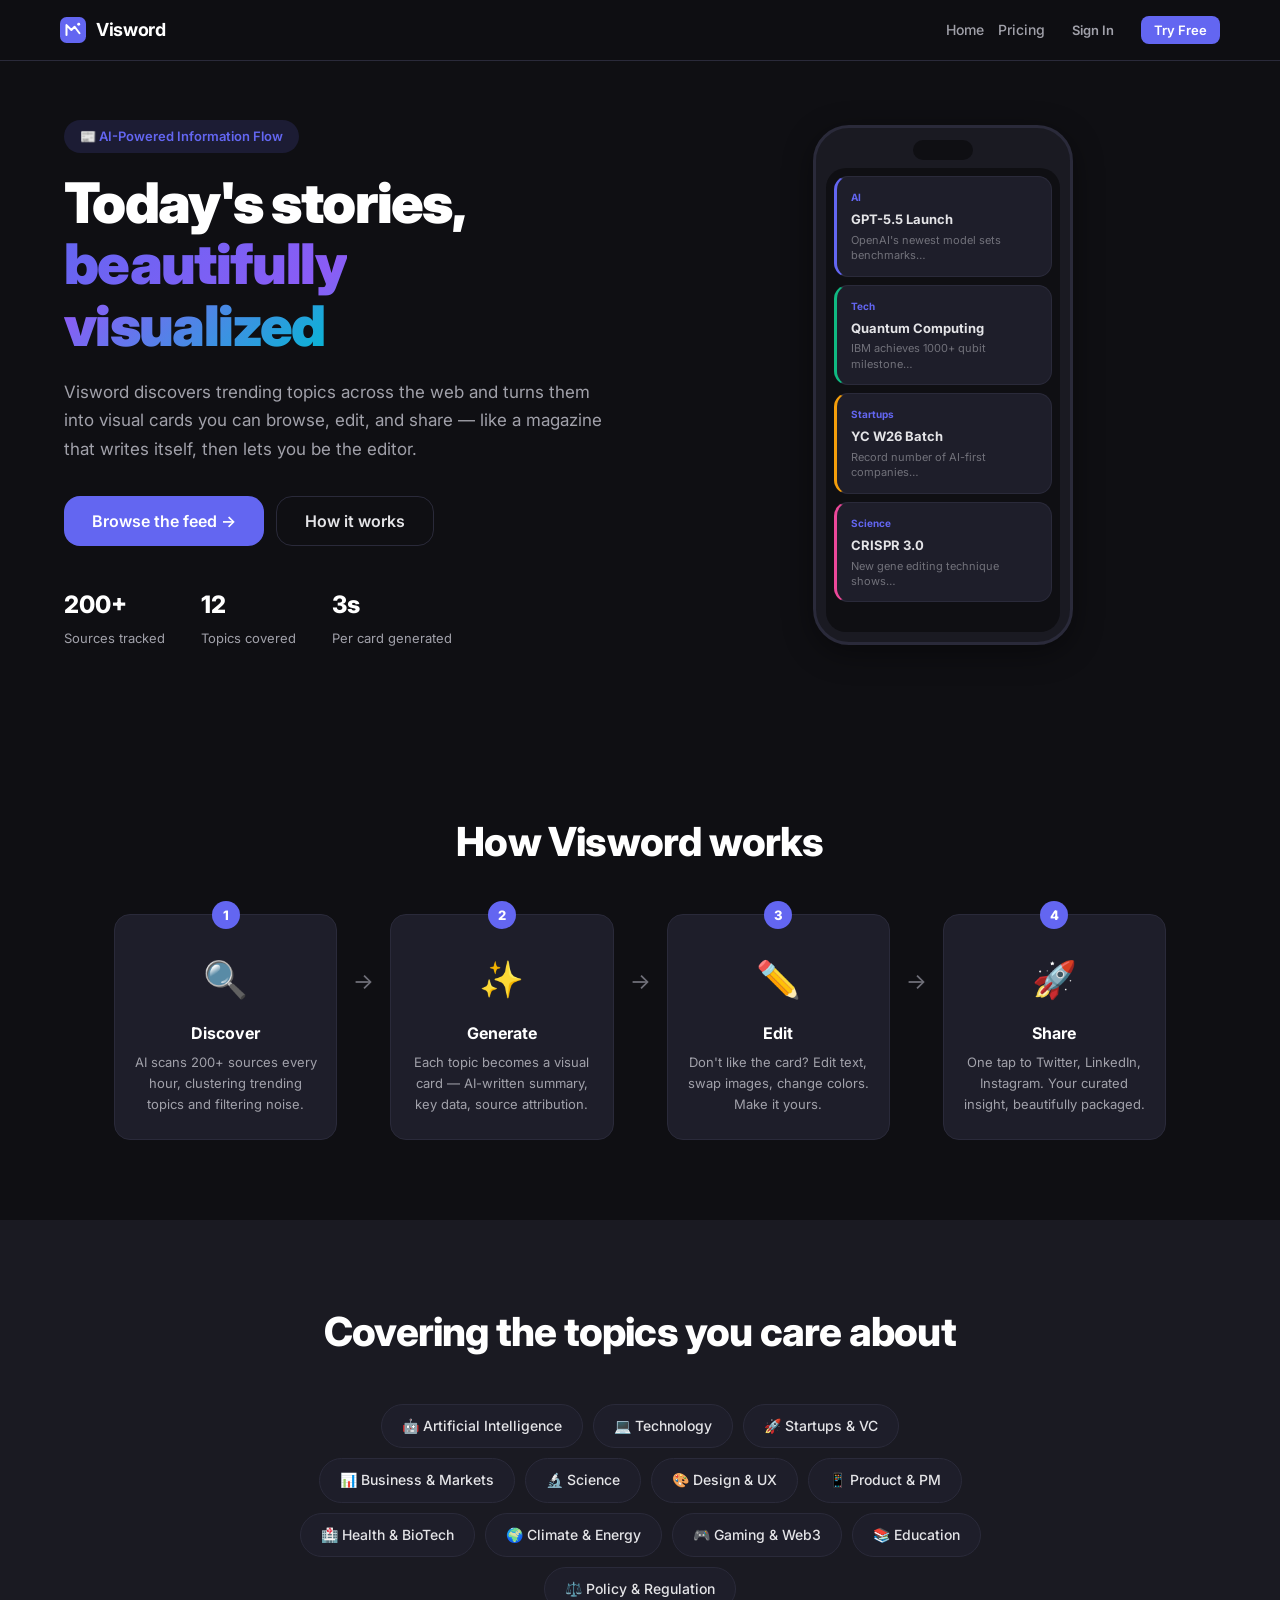
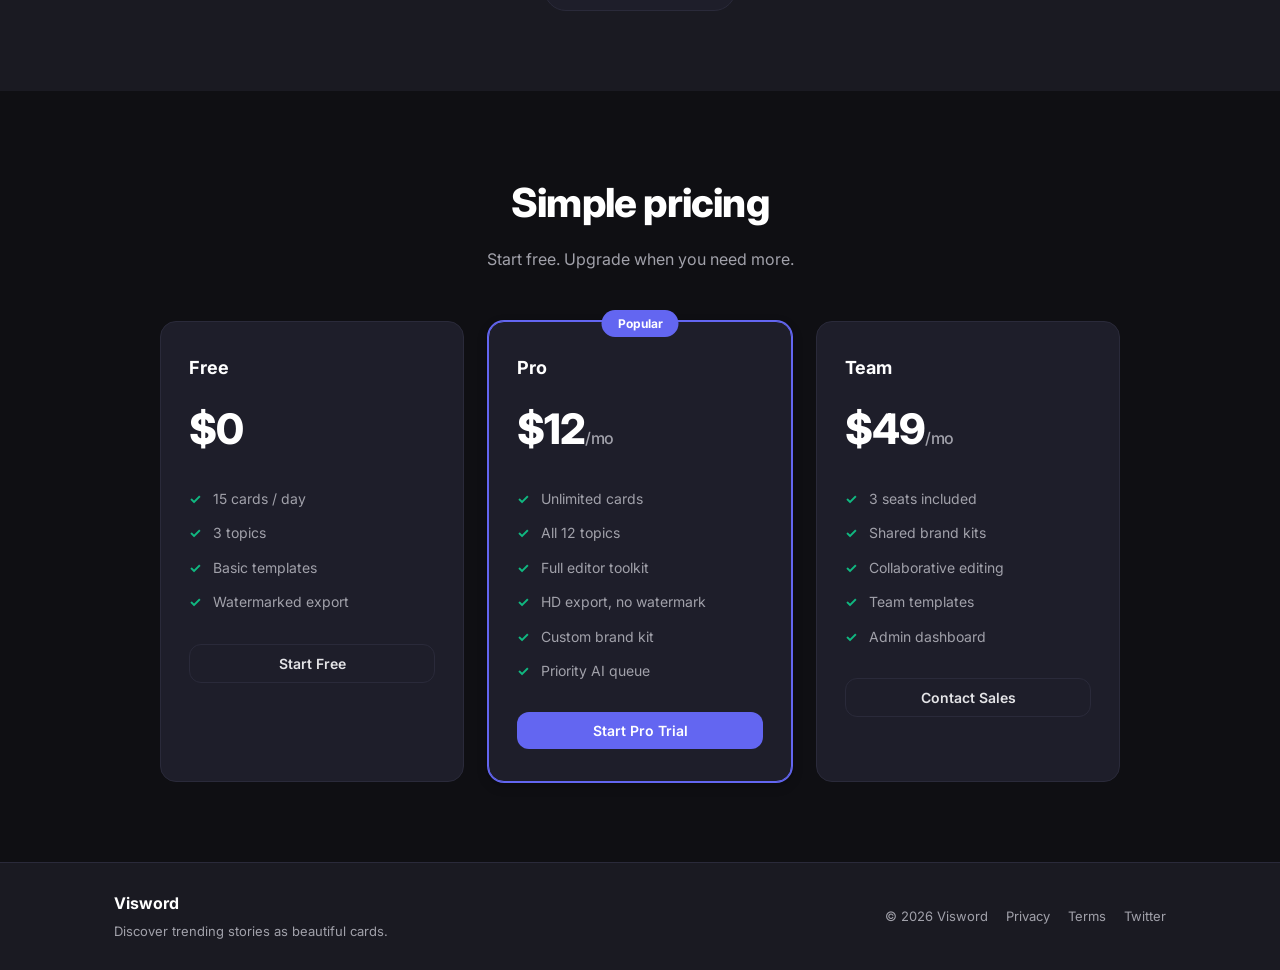
<file: deep-research-based-on-rules/visword-prototype-v2/index.html>
<!DOCTYPE html>
<html lang="en">
<head>
<meta charset="UTF-8">
<meta name="viewport" content="width=device-width,initial-scale=1,maximum-scale=1,user-scalable=no">
<title>Visword — Discover trending stories as beautiful cards</title>
<link rel="preconnect" href="https://fonts.googleapis.com">
<link rel="preconnect" href="https://fonts.gstatic.com" crossorigin>
<link href="https://fonts.googleapis.com/css2?family=Inter:wght@400;500;600;700;800;900&family=Noto+Sans+SC:wght@400;500;600;700&display=swap" rel="stylesheet">
<link rel="stylesheet" href="style.css">
</head>
<body>

<!-- ====== NAV ====== -->
<nav class="nav" id="nav">
  <div class="nav-inner">
    <a class="logo" onclick="showView('home')">
      <svg width="26" height="26" viewBox="0 0 32 32" fill="none"><rect width="32" height="32" rx="8" fill="#6366f1"/><path d="M8 22V10l6 6 4-4 6 8" stroke="white" stroke-width="2.5" stroke-linecap="round" stroke-linejoin="round"/><circle cx="23" cy="9" r="1.8" fill="white"/></svg>
      Visword
    </a>
    <div class="nav-links">
      <a onclick="showView('home')">Home</a>
      <a onclick="showView('pricing')">Pricing</a>
      <button class="btn btn-sm btn-ghost" onclick="toggleAuth()" id="navAuthBtn">Sign In</button>
      <button class="btn btn-sm btn-primary" onclick="showView('home')">Try Free</button>
    </div>
  </div>
</nav>

<!-- ====== VIEW: HOME ====== -->
<section class="view active" id="view-home">
  <div class="home-hero">
    <div class="hero-text">
      <div class="hero-badge">📰 AI-Powered Information Flow</div>
      <h1>Today's stories,<br><span class="grad">beautifully visualized</span></h1>
      <p>Visword discovers trending topics across the web and turns them into visual cards you can browse, edit, and share — like a magazine that writes itself, then lets you be the editor.</p>
      <div class="hero-actions">
        <button class="btn btn-primary btn-lg" onclick="showView('feed')">Browse the feed →</button>
        <button class="btn btn-outline btn-lg" onclick="scrollToSection('how')">How it works</button>
      </div>
      <div class="hero-stats">
        <div class="stat"><strong>200+</strong><span>Sources tracked</span></div>
        <div class="stat"><strong>12</strong><span>Topics covered</span></div>
        <div class="stat"><strong>3s</strong><span>Per card generated</span></div>
      </div>
    </div>
    <div class="hero-preview">
      <div class="phone-frame">
        <div class="phone-notch"></div>
        <div class="phone-screen">
          <div class="phone-feed">
            <div class="mini-card c1"><span class="mini-tag">AI</span><strong>GPT-5.5 Launch</strong><p>OpenAI's newest model sets benchmarks…</p></div>
            <div class="mini-card c2"><span class="mini-tag">Tech</span><strong>Quantum Computing</strong><p>IBM achieves 1000+ qubit milestone…</p></div>
            <div class="mini-card c3"><span class="mini-tag">Startups</span><strong>YC W26 Batch</strong><p>Record number of AI-first companies…</p></div>
            <div class="mini-card c4"><span class="mini-tag">Science</span><strong>CRISPR 3.0</strong><p>New gene editing technique shows…</p></div>
          </div>
        </div>
      </div>
    </div>
  </div>

  <!-- How it works -->
  <section class="section" id="how">
    <h2 class="section-title">How Visword works</h2>
    <div class="steps-h">
      <div class="step-h"><div class="step-h-num">1</div><div class="step-h-icon">🔍</div><h3>Discover</h3><p>AI scans 200+ sources every hour, clustering trending topics and filtering noise.</p></div>
      <div class="step-h-arrow">→</div>
      <div class="step-h"><div class="step-h-num">2</div><div class="step-h-icon">✨</div><h3>Generate</h3><p>Each topic becomes a visual card — AI-written summary, key data, source attribution.</p></div>
      <div class="step-h-arrow">→</div>
      <div class="step-h"><div class="step-h-num">3</div><div class="step-h-icon">✏️</div><h3>Edit</h3><p>Don't like the card? Edit text, swap images, change colors. Make it yours.</p></div>
      <div class="step-h-arrow">→</div>
      <div class="step-h"><div class="step-h-num">4</div><div class="step-h-icon">🚀</div><h3>Share</h3><p>One tap to Twitter, LinkedIn, Instagram. Your curated insight, beautifully packaged.</p></div>
    </div>
  </section>

  <!-- Topic categories -->
  <section class="section section-alt">
    <h2 class="section-title">Covering the topics you care about</h2>
    <div class="topic-grid">
      <div class="topic-chip" onclick="showView('feed')">🤖 Artificial Intelligence</div>
      <div class="topic-chip" onclick="showView('feed')">💻 Technology</div>
      <div class="topic-chip" onclick="showView('feed')">🚀 Startups & VC</div>
      <div class="topic-chip" onclick="showView('feed')">📊 Business & Markets</div>
      <div class="topic-chip" onclick="showView('feed')">🔬 Science</div>
      <div class="topic-chip" onclick="showView('feed')">🎨 Design & UX</div>
      <div class="topic-chip" onclick="showView('feed')">📱 Product & PM</div>
      <div class="topic-chip" onclick="showView('feed')">🏥 Health & BioTech</div>
      <div class="topic-chip" onclick="showView('feed')">🌍 Climate & Energy</div>
      <div class="topic-chip" onclick="showView('feed')">🎮 Gaming & Web3</div>
      <div class="topic-chip" onclick="showView('feed')">📚 Education</div>
      <div class="topic-chip" onclick="showView('feed')">⚖️ Policy & Regulation</div>
    </div>
  </section>

  <!-- Pricing -->
  <section class="section" id="pricing-section">
    <h2 class="section-title">Simple pricing</h2>
    <p class="section-sub">Start free. Upgrade when you need more.</p>
    <div class="pricing-grid">
      <div class="pricing-card"><h4>Free</h4><div class="price">$0</div><ul><li>15 cards / day</li><li>3 topics</li><li>Basic templates</li><li>Watermarked export</li></ul><button class="btn btn-outline btn-block" onclick="showView('feed')">Start Free</button></div>
      <div class="pricing-card featured"><div class="popular-badge">Popular</div><h4>Pro</h4><div class="price">$12<span>/mo</span></div><ul><li>Unlimited cards</li><li>All 12 topics</li><li>Full editor toolkit</li><li>HD export, no watermark</li><li>Custom brand kit</li><li>Priority AI queue</li></ul><button class="btn btn-primary btn-block">Start Pro Trial</button></div>
      <div class="pricing-card"><h4>Team</h4><div class="price">$49<span>/mo</span></div><ul><li>3 seats included</li><li>Shared brand kits</li><li>Collaborative editing</li><li>Team templates</li><li>Admin dashboard</li></ul><button class="btn btn-outline btn-block">Contact Sales</button></div>
    </div>
  </section>

  <footer class="footer"><div class="footer-inner"><div class="footer-brand"><strong>Visword</strong><p>Discover trending stories as beautiful cards.</p></div><div class="footer-links"><span>© 2026 Visword</span><a>Privacy</a><a>Terms</a><a>Twitter</a></div></div></footer>
</section>

<!-- ====== VIEW: FEED (Browsing) ====== -->
<section class="view" id="view-feed">
  <div class="feed-header">
    <button class="btn btn-ghost btn-sm" onclick="showView('home')">← Back</button>
    <div class="feed-topic-selector">
      <span class="feed-topic active" onclick="switchFeedTopic(this,'all')">All</span>
      <span class="feed-topic" onclick="switchFeedTopic(this,'ai')">🤖 AI</span>
      <span class="feed-topic" onclick="switchFeedTopic(this,'tech')">💻 Tech</span>
      <span class="feed-topic" onclick="switchFeedTopic(this,'startup')">🚀 Startups</span>
      <span class="feed-topic" onclick="switchFeedTopic(this,'science')">🔬 Science</span>
      <span class="feed-topic" onclick="switchFeedTopic(this,'business')">📊 Business</span>
    </div>
    <span class="feed-time">Updated 3 min ago</span>
  </div>
  <div class="feed-grid" id="feedGrid">
    <!-- Cards injected by JS -->
  </div>
  <div class="feed-bottom">You've caught up! 🎉 New stories every hour.</div>
</section>

<!-- ====== VIEW: CARD DETAIL + EDITOR ====== -->
<section class="view" id="view-detail">
  <div class="detail-header">
    <button class="btn btn-ghost btn-sm" onclick="showView('feed')">← Back to feed</button>
    <div class="detail-actions">
      <button class="btn btn-outline btn-sm" onclick="showShareModal()"><svg width="15" height="15" viewBox="0 0 24 24" fill="none" stroke="currentColor" stroke-width="2"><circle cx="18" cy="5" r="3"/><circle cx="6" cy="12" r="3"/><circle cx="18" cy="19" r="3"/><line x1="8.59" y1="13.51" x2="15.42" y2="17.49"/><line x1="15.41" y1="6.51" x2="8.59" y2="10.49"/></svg> Share</button>
      <button class="btn btn-primary btn-sm" onclick="toggleEditMode()" id="editToggleBtn">✏️ Edit Card</button>
      <button class="btn btn-outline btn-sm" onclick="exportCard()">📥 Export</button>
    </div>
  </div>

  <div class="detail-layout" id="detailLayout">
    <!-- Preview side -->
    <div class="detail-preview">
      <div class="card-render" id="cardRender">
        <div class="cr-tag" id="crTag">🤖 ARTIFICIAL INTELLIGENCE</div>
        <h1 class="cr-title" id="crTitle">GPT-5.5 Launches: OpenAI Sets New Benchmarks Across Reasoning, Coding, and Multimodal Tasks</h1>
        <p class="cr-summary" id="crSummary">OpenAI released GPT-5.5 today, achieving state-of-the-art results on MMLU-Pro (92.1%), HumanEval (97.3%), and GPQA Diamond (89.5%). The model introduces native multimodal reasoning, a 2M token context window, and a new "think deeply" mode for complex STEM problems.</p>
        <div class="cr-points" id="crPoints">
          <div class="crp"><span>🏆</span><strong>Benchmark Dominance</strong><span>GPT-5.5 tops MMLU-Pro, MATH, HumanEval, and GPQA Diamond, outperforming Claude Opus 4.6 and Gemini 3.1 Pro across all major benchmarks.</span></div>
          <div class="crp"><span>🧠</span><strong>2M Context Window</strong><span>With native support for 2 million tokens, GPT-5.5 can process entire codebases, full-length books, and multi-hour video transcripts in a single prompt.</span></div>
          <div class="crp"><span>💡</span><strong>Deep Think Mode</strong><span>A new inference-time reasoning mode allows the model to "think" for up to 30 minutes on a single problem, achieving 89% on the notoriously difficult FrontierMath benchmark.</span></div>
          <div class="crp"><span>💰</span><strong>API Pricing</strong><span>$15/M input tokens, $60/M output tokens. 40% cheaper than GPT-5.0 at launch. Available via API, ChatGPT Pro, and Azure.</span></div>
        </div>
        <div class="cr-source">Sources: OpenAI Blog, The Verge, Ars Technica · AI-generated · Made with <strong>Visword</strong></div>
      </div>
    </div>

    <!-- Editor side -->
    <div class="detail-editor hidden" id="detailEditor">
      <div class="editor-panel">
        <div class="editor-section">
          <label>Card Title</label>
          <input type="text" id="editTitle" value="GPT-5.5 Launches: OpenAI Sets New Benchmarks" oninput="syncEditToPreview()">
        </div>
        <div class="editor-section">
          <label>Summary</label>
          <textarea id="editSummary" rows="3" oninput="syncEditToPreview()">OpenAI released GPT-5.5 today, achieving state-of-the-art results on MMLU-Pro (92.1%), HumanEval (97.3%), and GPQA Diamond (89.5%).</textarea>
        </div>
        <div class="editor-section">
          <label>Key Points <span class="editor-hint">(click to edit, drag to reorder)</span></label>
          <div id="editPoints">
            <div class="edit-point"><span class="ep-icon">🏆</span><input value="Benchmark Dominance" class="ep-title"><input value="GPT-5.5 tops all major benchmarks" class="ep-desc"><button class="ep-remove" onclick="this.parentElement.remove();syncEditToPreview()">×</button></div>
            <div class="edit-point"><span class="ep-icon">🧠</span><input value="2M Context Window" class="ep-title"><input value="Process entire codebases in one prompt" class="ep-desc"><button class="ep-remove" onclick="this.parentElement.remove();syncEditToPreview()">×</button></div>
            <div class="edit-point"><span class="ep-icon">💡</span><input value="Deep Think Mode" class="ep-title"><input value="30-min reasoning for complex problems" class="ep-desc"><button class="ep-remove" onclick="this.parentElement.remove();syncEditToPreview()">×</button></div>
            <div class="edit-point"><span class="ep-icon">💰</span><input value="API Pricing" class="ep-title"><input value="$15/M input, $60/M output" class="ep-desc"><button class="ep-remove" onclick="this.parentElement.remove();syncEditToPreview()">×</button></div>
          </div>
          <button class="btn btn-outline btn-sm" onclick="addEditPoint()" style="margin-top:8px">+ Add point</button>
        </div>
        <div class="editor-section">
          <label>Topic Tag</label>
          <select id="editTag" onchange="syncEditToPreview()"><option>🤖 ARTIFICIAL INTELLIGENCE</option><option>💻 TECHNOLOGY</option><option>🚀 STARTUPS & VC</option><option>📊 BUSINESS & MARKETS</option><option>🔬 SCIENCE</option></select>
        </div>
        <div class="editor-section">
          <label>Color Theme</label>
          <div class="theme-options">
            <span class="theme-dot active" style="background:linear-gradient(135deg,#6366f1,#8b5cf6)" onclick="switchCardTheme('indigo',this)"></span>
            <span class="theme-dot" style="background:linear-gradient(135deg,#059669,#10b981)" onclick="switchCardTheme('green',this)"></span>
            <span class="theme-dot" style="background:linear-gradient(135deg,#d97706,#f59e0b)" onclick="switchCardTheme('amber',this)"></span>
            <span class="theme-dot" style="background:linear-gradient(135deg,#18181b,#3f3f46)" onclick="switchCardTheme('dark',this)"></span>
            <span class="theme-dot" style="background:linear-gradient(135deg,#be185d,#ec4899)" onclick="switchCardTheme('rose',this)"></span>
          </div>
        </div>
        <div class="editor-section">
          <label>Card Size</label>
          <div class="size-options">
            <button class="btn btn-outline btn-sm active" onclick="switchCardSize('feed',this)">Feed (3:4)</button>
            <button class="btn btn-outline btn-sm" onclick="switchCardSize('instagram',this)">Instagram (1:1)</button>
            <button class="btn btn-outline btn-sm" onclick="switchCardSize('story',this)">Story (9:16)</button>
            <button class="btn btn-outline btn-sm" onclick="switchCardSize('linkedin',this)">LinkedIn (1.91:1)</button>
          </div>
        </div>
        <div class="editor-section">
          <button class="btn btn-ghost btn-sm" onclick="resetEdits()">↺ Reset to AI original</button>
        </div>
      </div>
    </div>
  </div>
</section>

<!-- ====== VIEW: PRICING ====== -->
<section class="view" id="view-pricing">
  <div class="section" style="padding-top:120px">
    <h2 class="section-title">Simple pricing</h2>
    <p class="section-sub">Start free. Upgrade when you need more.</p>
    <div class="pricing-grid">
      <div class="pricing-card"><h4>Free</h4><div class="price">$0</div><ul><li>15 cards / day</li><li>3 topics</li><li>Basic templates</li><li>Watermarked export</li></ul><button class="btn btn-outline btn-block">Start Free</button></div>
      <div class="pricing-card featured"><div class="popular-badge">Popular</div><h4>Pro</h4><div class="price">$12<span>/mo</span></div><ul><li>Unlimited cards</li><li>All 12 topics</li><li>Full editor toolkit</li><li>HD export, no watermark</li><li>Custom brand kit</li></ul><button class="btn btn-primary btn-block">Start Pro Trial</button></div>
      <div class="pricing-card"><h4>Team</h4><div class="price">$49<span>/mo</span></div><ul><li>3 seats included</li><li>Shared brand kits</li><li>Collaborative editing</li><li>Team templates</li></ul><button class="btn btn-outline btn-block">Contact Sales</button></div>
    </div>
  </div>
</section>

<!-- ====== SHARE MODAL ====== -->
<div class="modal-overlay hidden" id="shareModal">
  <div class="modal">
    <div class="modal-header"><h3>Share this card</h3><button class="modal-close" onclick="hideShareModal()">✕</button></div>
    <div class="modal-body">
      <div class="share-link-row"><input type="text" value="visword.com/c/gpt55-launch" readonly class="share-link-input"><button class="btn btn-primary btn-sm" onclick="showToast('Link copied!')">Copy</button></div>
      <div class="share-buttons">
        <button class="share-btn twitter" onclick="showToast('Shared to Twitter (demo)')">𝕏 Twitter</button>
        <button class="share-btn linkedin" onclick="showToast('Shared to LinkedIn (demo)')">💼 LinkedIn</button>
        <button class="share-btn insta" onclick="showToast('Exported for Instagram (demo)')">📷 Instagram</button>
      </div>
    </div>
  </div>
</div>

<!-- Toast -->
<div class="toast hidden" id="toast"></div>

<script src="app.js"></script>
</body>
</html>
</file>
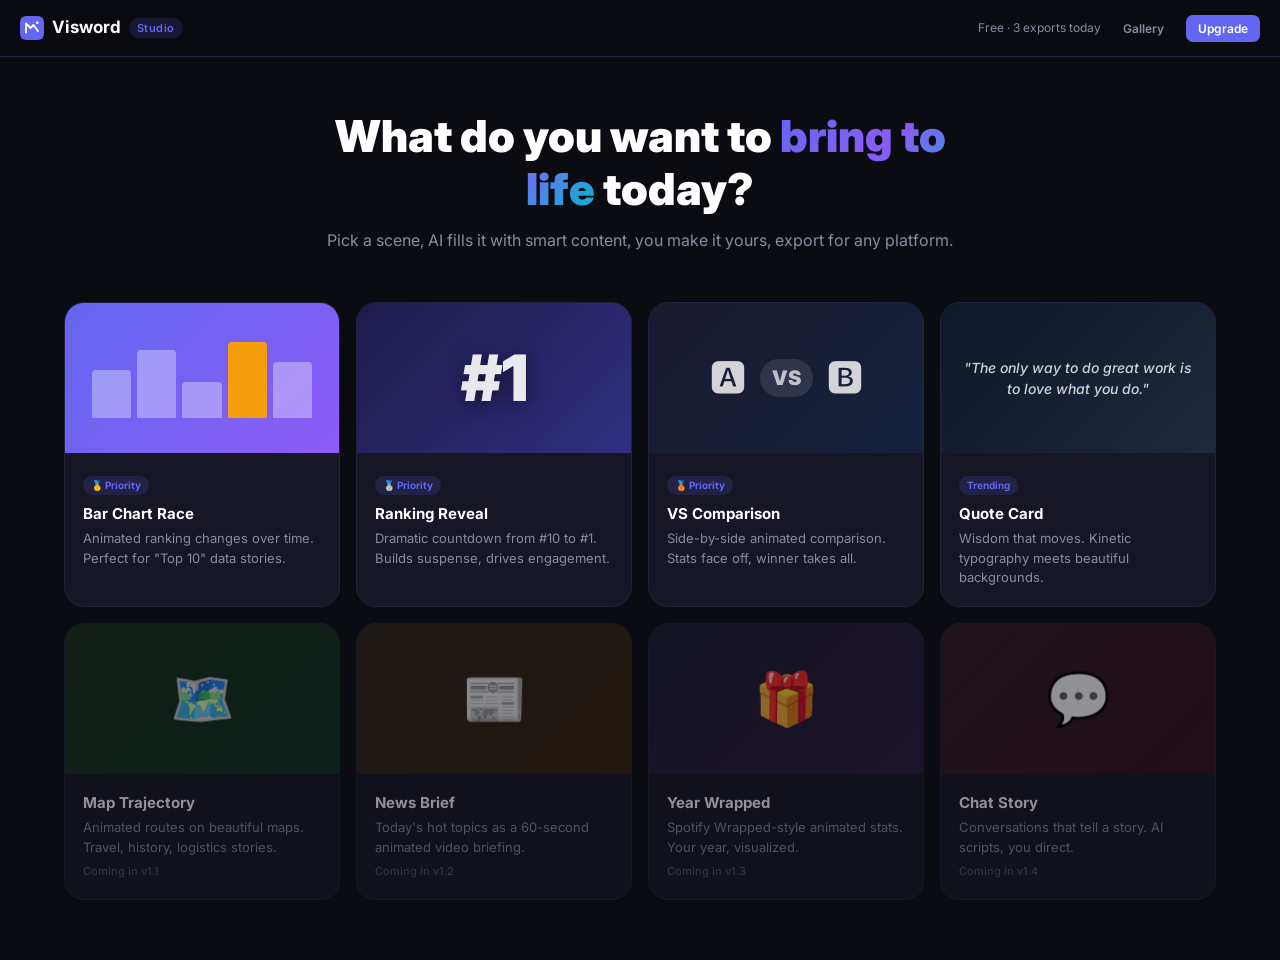
<file: deep-research-based-on-rules/visword-prototype-v3/index.html>
<!DOCTYPE html>
<html lang="en">
<head>
<meta charset="UTF-8">
<meta name="viewport" content="width=device-width,initial-scale=1">
<title>Visword Studio — Create animated visual stories</title>
<link rel="preconnect" href="https://fonts.googleapis.com">
<link rel="preconnect" href="https://fonts.gstatic.com" crossorigin>
<link href="https://fonts.googleapis.com/css2?family=Inter:wght@400;500;600;700;800;900&family=Noto+Sans+SC:wght@400;500;600;700&family=JetBrains+Mono:wght@500&display=swap" rel="stylesheet">
<link rel="stylesheet" href="style.css">
</head>
<body>

<!-- ====== NAV ====== -->
<nav class="nav">
  <div class="nav-inner">
    <a class="logo" onclick="showView('gallery')">
      <svg width="24" height="24" viewBox="0 0 32 32" fill="none"><rect width="32" height="32" rx="8" fill="#6366f1"/><path d="M8 22V10l6 6 4-4 6 8" stroke="white" stroke-width="2.5" stroke-linecap="round" stroke-linejoin="round"/><circle cx="23" cy="9" r="1.8" fill="white"/></svg>
      Visword <span class="nav-badge">Studio</span>
    </a>
    <div class="nav-links">
      <span class="nav-credit" id="navCredit">Free · 3 exports today</span>
      <button class="btn btn-sm btn-ghost" onclick="showView('gallery')">Gallery</button>
      <button class="btn btn-sm btn-primary">Upgrade</button>
    </div>
  </div>
</nav>

<!-- ====== VIEW: SCENE GALLERY ====== -->
<section class="view active" id="view-gallery">
  <div class="gallery-hero">
    <h1>What do you want to <span class="grad">bring to life</span> today?</h1>
    <p>Pick a scene, AI fills it with smart content, you make it yours, export for any platform.</p>
  </div>

  <div class="scene-grid" id="sceneGrid">
    <!-- AVAILABLE SCENES -->
    <div class="scene-card available" onclick="openScene('chart-race')">
      <div class="sc-preview" style="background:linear-gradient(135deg,#6366f1,#8b5cf6)">
        <div class="sc-bars"><span style="height:60%"></span><span style="height:85%"></span><span style="height:45%"></span><span style="height:95%;background:#f59e0b"></span><span style="height:70%"></span></div>
      </div>
      <div class="sc-body"><span class="sc-badge">🥇 Priority</span><h3>Bar Chart Race</h3><p>Animated ranking changes over time. Perfect for "Top 10" data stories.</p></div>
    </div>

    <div class="scene-card available" onclick="openScene('ranking-reveal')">
      <div class="sc-preview" style="background:linear-gradient(135deg,#1e1b4b,#312e81)">
        <div class="sc-rank">#1</div>
      </div>
      <div class="sc-body"><span class="sc-badge">🥈 Priority</span><h3>Ranking Reveal</h3><p>Dramatic countdown from #10 to #1. Builds suspense, drives engagement.</p></div>
    </div>

    <div class="scene-card available" onclick="openScene('vs-comparison')">
      <div class="sc-preview" style="background:linear-gradient(135deg,#1a1a2e,#16213e)">
        <div class="sc-vs"><span>🅰️</span><span class="sc-vs-text">VS</span><span>🅱️</span></div>
      </div>
      <div class="sc-body"><span class="sc-badge">🥉 Priority</span><h3>VS Comparison</h3><p>Side-by-side animated comparison. Stats face off, winner takes all.</p></div>
    </div>

    <div class="scene-card available" onclick="openScene('quote-card')">
      <div class="sc-preview" style="background:linear-gradient(135deg,#0f172a,#1e293b)">
        <div class="sc-quote">"The only way to do great work is to love what you do."</div>
      </div>
      <div class="sc-body"><span class="sc-badge">Trending</span><h3>Quote Card</h3><p>Wisdom that moves. Kinetic typography meets beautiful backgrounds.</p></div>
    </div>

    <!-- COMING SOON -->
    <div class="scene-card locked">
      <div class="sc-preview" style="background:linear-gradient(135deg,#1a2e1a,#0d3320)"><div class="sc-placeholder">🗺️</div></div>
      <div class="sc-body"><h3>Map Trajectory</h3><p>Animated routes on beautiful maps. Travel, history, logistics stories.</p><span class="sc-soon">Coming in v1.1</span></div>
    </div>
    <div class="scene-card locked">
      <div class="sc-preview" style="background:linear-gradient(135deg,#2e241a,#33200d)"><div class="sc-placeholder">📰</div></div>
      <div class="sc-body"><h3>News Brief</h3><p>Today's hot topics as a 60-second animated video briefing.</p><span class="sc-soon">Coming in v1.2</span></div>
    </div>
    <div class="scene-card locked">
      <div class="sc-preview" style="background:linear-gradient(135deg,#1a1a2e,#2a1a3e)"><div class="sc-placeholder">🎁</div></div>
      <div class="sc-body"><h3>Year Wrapped</h3><p>Spotify Wrapped-style animated stats. Your year, visualized.</p><span class="sc-soon">Coming in v1.3</span></div>
    </div>
    <div class="scene-card locked">
      <div class="sc-preview" style="background:linear-gradient(135deg,#2e1a24,#33101a)"><div class="sc-placeholder">💬</div></div>
      <div class="sc-body"><h3>Chat Story</h3><p>Conversations that tell a story. AI scripts, you direct.</p><span class="sc-soon">Coming in v1.4</span></div>
    </div>
  </div>
</section>

<!-- ====== VIEW: STUDIO WORKBENCH ====== -->
<section class="view" id="view-studio">
  <!-- Top bar -->
  <div class="studio-topbar">
    <button class="btn btn-ghost btn-sm" onclick="showView('gallery')">← Gallery</button>
    <div class="studio-scene-name" id="studioSceneName">Bar Chart Race</div>
    <div class="studio-actions">
      <button class="btn btn-outline btn-sm" onclick="regenerateContent()">🔄 Regenerate</button>
      <button class="btn btn-primary btn-sm" onclick="showExportModal()">📥 Export Video</button>
    </div>
  </div>

  <!-- Main workbench: Preview + Editor -->
  <div class="workbench">
    <!-- LEFT: Scene Selector Sidebar -->
    <div class="scene-sidebar">
      <div class="sidebar-label">Scenes</div>
      <div class="sidebar-scene active" data-scene="chart-race" onclick="switchScene('chart-race')">
        <span class="ss-icon">📊</span><span class="ss-name">Bar Chart Race</span>
      </div>
      <div class="sidebar-scene" data-scene="ranking-reveal" onclick="switchScene('ranking-reveal')">
        <span class="ss-icon">🏆</span><span class="ss-name">Ranking Reveal</span>
      </div>
      <div class="sidebar-scene" data-scene="vs-comparison" onclick="switchScene('vs-comparison')">
        <span class="ss-icon">⚔️</span><span class="ss-name">VS Comparison</span>
      </div>
      <div class="sidebar-scene" data-scene="quote-card" onclick="switchScene('quote-card')">
        <span class="ss-icon">💬</span><span class="ss-name">Quote Card</span>
      </div>
      <div class="sidebar-divider"></div>
      <div class="sidebar-label" style="color:var(--tl)">Coming Soon</div>
      <div class="sidebar-scene locked"><span class="ss-icon">🗺️</span><span class="ss-name">Map Trajectory</span><span class="ss-lock">🔒</span></div>
      <div class="sidebar-scene locked"><span class="ss-icon">📰</span><span class="ss-name">News Brief</span><span class="ss-lock">🔒</span></div>
      <div class="sidebar-scene locked"><span class="ss-icon">🎁</span><span class="ss-name">Year Wrapped</span><span class="ss-lock">🔒</span></div>
    </div>

    <!-- CENTER: Preview -->
    <div class="preview-panel" id="previewPanel">
      <div class="preview-label">
        <span>Preview</span>
        <span class="preview-size">1080 x 1920 · 30s · 9:16</span>
      </div>
      <div class="preview-phone">
        <div class="preview-screen" id="previewScreen">
          <!-- Scene-specific preview injected by JS -->
        </div>
      </div>
      <div class="preview-controls">
        <button class="pctrl-btn" onclick="togglePreviewPlay()" id="playBtn">▶ Play</button>
        <span class="pctrl-time" id="previewTime">0:00 / 0:30</span>
        <input type="range" class="pctrl-scrub" id="previewScrub" min="0" max="30" value="0" oninput="scrubPreview(this.value)">
      </div>
    </div>

    <!-- RIGHT: Editor -->
    <div class="editor-panel" id="editorPanel">
      <div class="editor-label">Editor</div>
      <div class="editor-sections" id="editorSections">
        <!-- Scene-specific editor injected by JS -->
      </div>
    </div>
  </div>
</section>

<!-- ====== EXPORT MODAL ====== -->
<div class="modal-overlay hidden" id="exportModal">
  <div class="modal modal-export">
    <div class="modal-header"><h3>Export Video</h3><button class="modal-close" onclick="hideExportModal()">✕</button></div>
    <div class="modal-body">
      <div class="export-option">
        <label><input type="radio" name="exportPreset" value="universal" checked onchange="updateExportPreview()"> <strong>🎯 Universal Format</strong></label>
        <p>MP4 · H.264 · 1080×1920 · 30fps · 10Mbps · AAC 48kHz · Works on all platforms</p>
      </div>
      <div class="export-platforms">
        <div class="export-option"><label><input type="radio" name="exportPreset" value="tiktok" onchange="updateExportPreview()"> <strong>📱 TikTok</strong></label><p>Optimized for TikTok upload. 8Mbps for Android compatibility. 9:16 vertical.</p></div>
        <div class="export-option"><label><input type="radio" name="exportPreset" value="douyin" onchange="updateExportPreview()"> <strong>🎵 Douyin (抖音)</strong></label><p>≤12Mbps to avoid re-compression. HD upload ready.</p></div>
        <div class="export-option"><label><input type="radio" name="exportPreset" value="reels" onchange="updateExportPreview()"> <strong>📷 Instagram Reels</strong></label><p>Strict H.264. 30fps (not 60). 1080p optimal.</p></div>
        <div class="export-option"><label><input type="radio" name="exportPreset" value="shorts" onchange="updateExportPreview()"> <strong>▶️ YouTube Shorts</strong></label><p>≤60s. 10-12Mbps. Can benefit from 4K source.</p></div>
        <div class="export-option"><label><input type="radio" name="exportPreset" value="wechat" onchange="updateExportPreview()"> <strong>💬 WeChat Channels (视频号)</strong></label><p>6:7 (1080×1260) ratio. No QR codes or watermarks.</p></div>
        <div class="export-option"><label><input type="radio" name="exportPreset" value="red" onchange="updateExportPreview()"> <strong>📖 Xiaohongshu (小红书)</strong></label><p>3:4 (1080×1440) for fashion/beauty. 9:16 also supported.</p></div>
      </div>
      <div class="export-summary" id="exportSummary">
        <div class="es-row"><span>Format:</span><span id="esFormat">MP4 · H.264</span></div>
        <div class="es-row"><span>Resolution:</span><span id="esRes">1080 × 1920</span></div>
        <div class="es-row"><span>Frame Rate:</span><span id="esFPS">30 fps</span></div>
        <div class="es-row"><span>Bitrate:</span><span id="esBitrate">10 Mbps VBR</span></div>
        <div class="es-row"><span>Audio:</span><span id="esAudio">AAC-LC · 48kHz · 256kbps</span></div>
        <div class="es-row"><span>Duration:</span><span id="esDuration">30s</span></div>
        <div class="es-row"><span>Est. File Size:</span><span id="esSize">~38 MB</span></div>
      </div>
      <button class="btn btn-primary btn-block btn-lg" onclick="simulateExport()">📥 Export Video</button>
      <p class="export-note">Your video will be downloaded as an MP4 file. Upload it directly to any social platform.</p>
    </div>
  </div>
</div>

<!-- Toast -->
<div class="toast hidden" id="toast"></div>

<script src="app.js"></script>
</body>
</html>
</file>
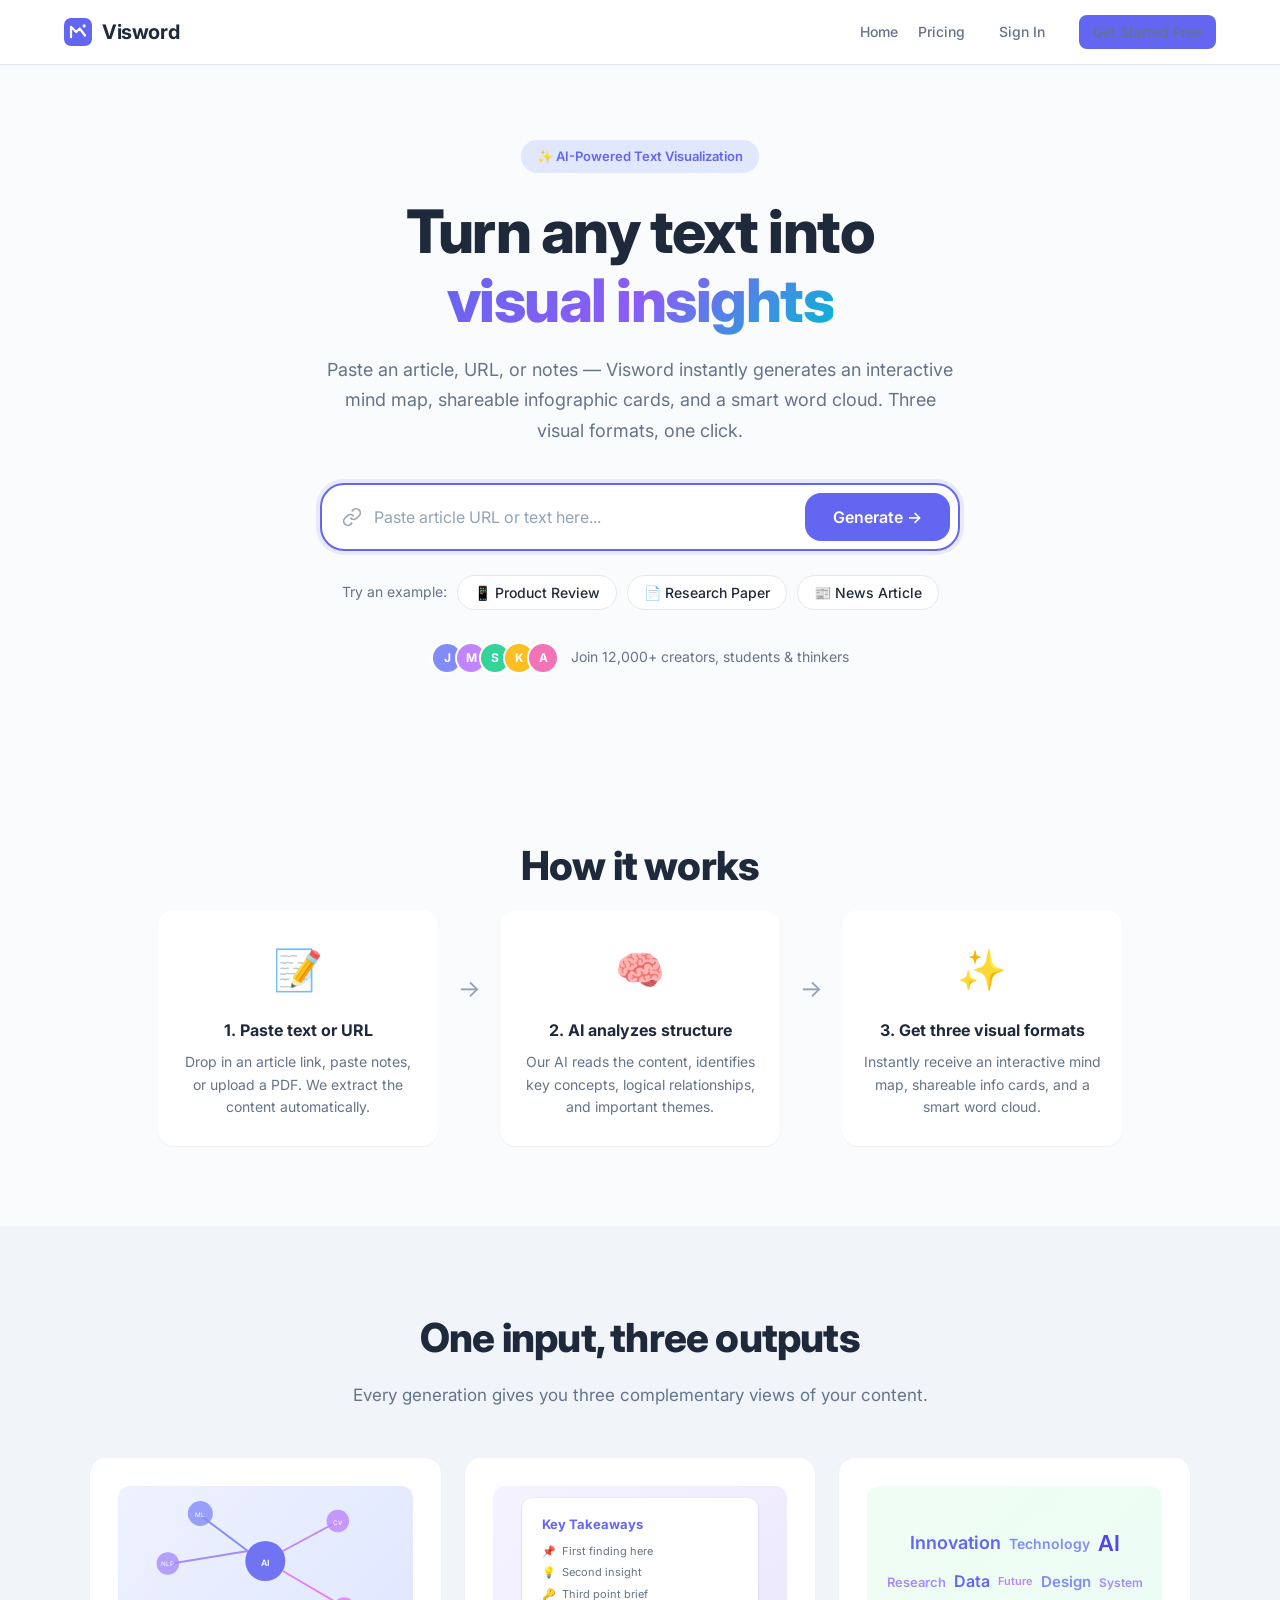
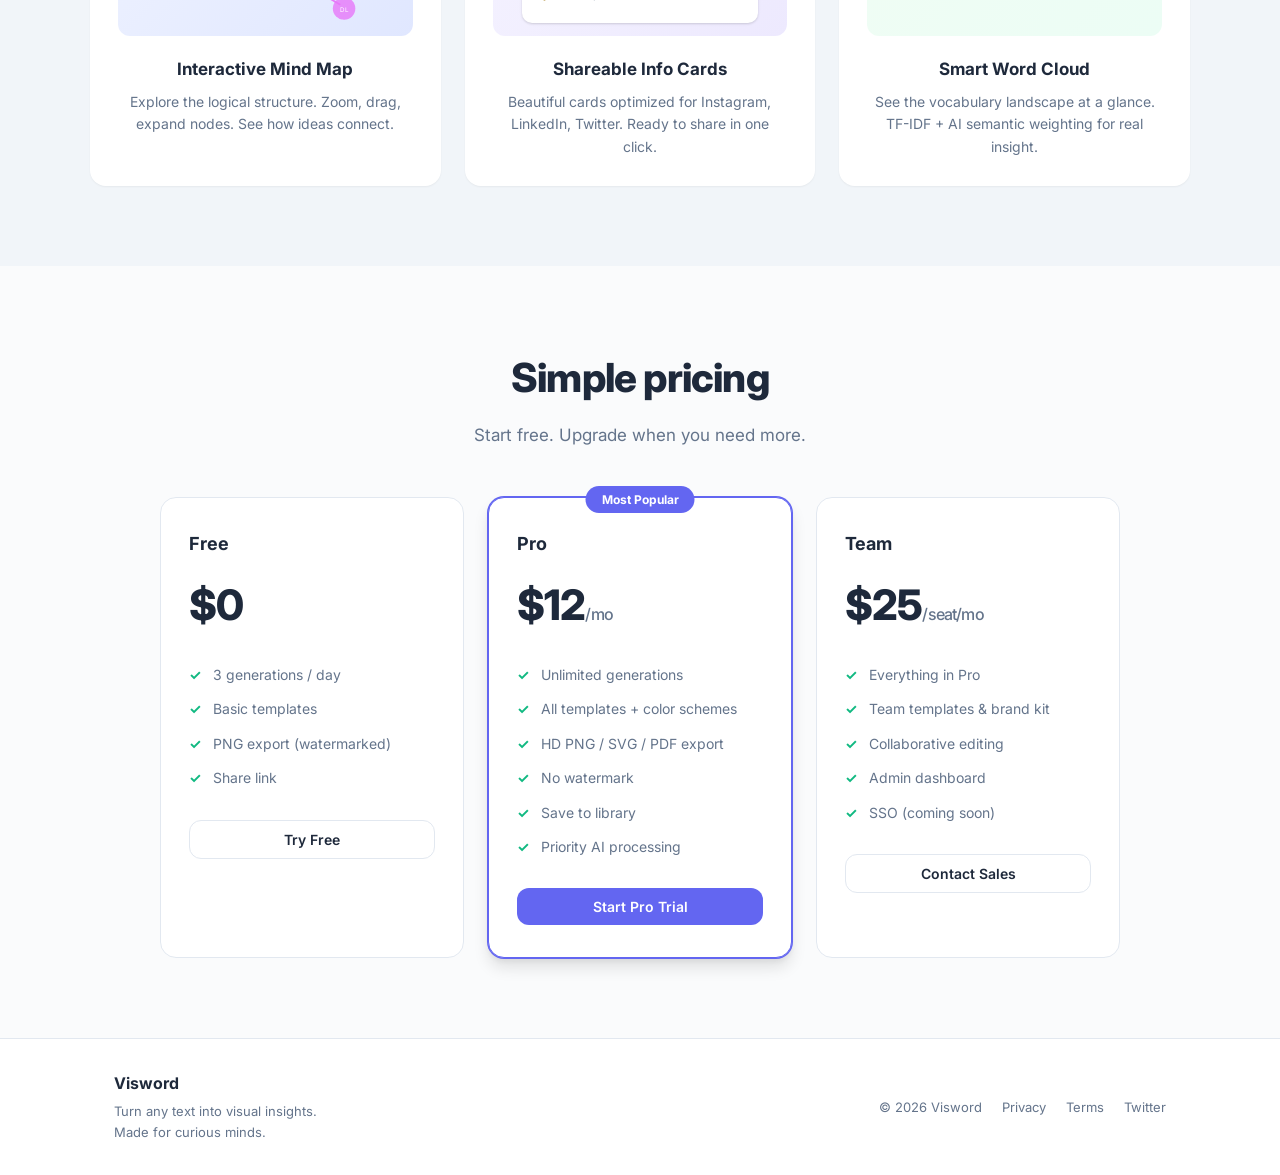
<file: deep-research-based-on-rules/visword-prototype/index.html>
<!DOCTYPE html>
<html lang="en">
<head>
<meta charset="UTF-8">
<meta name="viewport" content="width=device-width, initial-scale=1.0">
<title>Visword — Turn any text into visual insights</title>
<link rel="preconnect" href="https://fonts.googleapis.com">
<link rel="preconnect" href="https://fonts.gstatic.com" crossorigin>
<link href="https://fonts.googleapis.com/css2?family=Inter:wght@400;500;600;700;800&family=Noto+Sans+SC:wght@400;500;600;700&display=swap" rel="stylesheet">
<link rel="stylesheet" href="style.css">
</head>
<body>

<!-- Navigation -->
<nav class="nav" id="nav">
  <div class="nav-inner">
    <a href="#" class="logo" onclick="showView('landing')">
      <svg width="28" height="28" viewBox="0 0 32 32" fill="none">
        <rect width="32" height="32" rx="8" fill="#6366f1"/>
        <path d="M8 22V10l6 6 4-4 6 8" stroke="white" stroke-width="2.5" stroke-linecap="round" stroke-linejoin="round"/>
        <circle cx="23" cy="9" r="1.8" fill="white"/>
      </svg>
      Visword
    </a>
    <div class="nav-links" id="navLinks">
      <a href="#" onclick="showView('landing')">Home</a>
      <a href="#" onclick="showView('pricing')">Pricing</a>
      <a href="#" class="btn btn-sm btn-ghost" id="navLogin" onclick="toggleAuth()">Sign In</a>
      <a href="#" class="btn btn-sm btn-primary" id="navSignup" onclick="toggleAuth()">Get Started Free</a>
      <span class="user-badge hidden" id="userBadge">
        <span class="plan-dot pro"></span> Pro
      </span>
    </div>
    <button class="mobile-menu-btn" onclick="toggleMobileMenu()">
      <span></span><span></span><span></span>
    </button>
  </div>
</nav>

<!-- VIEW: Landing Page -->
<section class="view active" id="view-landing">
  <div class="hero">
    <div class="hero-badge">✨ AI-Powered Text Visualization</div>
    <h1 class="hero-title">Turn any text into<br><span class="gradient-text">visual insights</span></h1>
    <p class="hero-sub">Paste an article, URL, or notes — Visword instantly generates an interactive mind map, shareable infographic cards, and a smart word cloud. Three visual formats, one click.</p>

    <div class="hero-input-wrapper">
      <div class="hero-input-box">
        <svg class="input-icon" width="20" height="20" viewBox="0 0 24 24" fill="none" stroke="#9ca3af" stroke-width="2"><path d="M10 13a5 5 0 0 0 7.54.54l3-3a5 5 0 0 0-7.07-7.07l-1.72 1.71"/><path d="M14 11a5 5 0 0 0-7.54-.54l-3 3a5 5 0 0 0 7.07 7.07l1.71-1.71"/></svg>
        <input type="text" id="heroInput" placeholder="Paste article URL or text here..." onkeydown="if(event.key==='Enter')startDemo(event.target.value)">
        <button class="btn btn-primary btn-lg hero-submit" onclick="startDemo(document.getElementById('heroInput').value)">Generate →</button>
      </div>
    </div>

    <div class="hero-examples">
      <span>Try an example:</span>
      <button class="example-chip" onclick="startDemo('product-review')">📱 Product Review</button>
      <button class="example-chip" onclick="startDemo('research-paper')">📄 Research Paper</button>
      <button class="example-chip" onclick="startDemo('news')">📰 News Article</button>
    </div>

    <div class="hero-users">
      <div class="avatar-stack">
        <span class="avatar" style="background:#818cf8">J</span>
        <span class="avatar" style="background:#c084fc">M</span>
        <span class="avatar" style="background:#34d399">S</span>
        <span class="avatar" style="background:#fbbf24">K</span>
        <span class="avatar" style="background:#f472b6">A</span>
      </div>
      <span class="hero-users-text">Join 12,000+ creators, students & thinkers</span>
    </div>
  </div>

  <!-- How It Works -->
  <section class="section">
    <h2 class="section-title">How it works</h2>
    <div class="steps">
      <div class="step">
        <div class="step-icon">📝</div>
        <h3>1. Paste text or URL</h3>
        <p>Drop in an article link, paste notes, or upload a PDF. We extract the content automatically.</p>
      </div>
      <div class="step-arrow">→</div>
      <div class="step">
        <div class="step-icon">🧠</div>
        <h3>2. AI analyzes structure</h3>
        <p>Our AI reads the content, identifies key concepts, logical relationships, and important themes.</p>
      </div>
      <div class="step-arrow">→</div>
      <div class="step">
        <div class="step-icon">✨</div>
        <h3>3. Get three visual formats</h3>
        <p>Instantly receive an interactive mind map, shareable info cards, and a smart word cloud.</p>
      </div>
    </div>
  </section>

  <!-- Output Preview -->
  <section class="section section-alt">
    <h2 class="section-title">One input, three outputs</h2>
    <p class="section-sub">Every generation gives you three complementary views of your content.</p>
    <div class="format-cards">
      <div class="format-card">
        <div class="format-card-preview mindmap-preview">
          <svg viewBox="0 0 200 120" class="preview-svg">
            <circle cx="100" cy="60" r="16" fill="#6366f1" opacity="0.9"/><text x="100" y="64" text-anchor="middle" fill="white" font-size="7" font-weight="600">AI</text>
            <line x1="86" y1="52" x2="50" y2="25" stroke="#818cf8" stroke-width="1.5"/>
            <circle cx="48" cy="22" r="10" fill="#818cf8" opacity="0.8"/><text x="48" y="25" text-anchor="middle" fill="white" font-size="5">ML</text>
            <line x1="86" y1="52" x2="25" y2="62" stroke="#a78bfa" stroke-width="1.5"/>
            <circle cx="22" cy="62" r="9" fill="#a78bfa" opacity="0.8"/><text x="22" y="64" text-anchor="middle" fill="white" font-size="5">NLP</text>
            <line x1="114" y1="52" x2="155" y2="30" stroke="#c084fc" stroke-width="1.5"/>
            <circle cx="158" cy="28" r="9" fill="#c084fc" opacity="0.8"/><text x="158" y="31" text-anchor="middle" fill="white" font-size="5">CV</text>
            <line x1="114" y1="68" x2="160" y2="95" stroke="#e879f9" stroke-width="1.5"/>
            <circle cx="163" cy="98" r="9" fill="#e879f9" opacity="0.8"/><text x="163" y="101" text-anchor="middle" fill="white" font-size="5">DL</text>
          </svg>
        </div>
        <h4>Interactive Mind Map</h4>
        <p>Explore the logical structure. Zoom, drag, expand nodes. See how ideas connect.</p>
      </div>
      <div class="format-card">
        <div class="format-card-preview infocard-preview">
          <div class="mini-card">
            <div class="mini-card-title">Key Takeaways</div>
            <div class="mini-card-row"><span>📌</span> First finding here</div>
            <div class="mini-card-row"><span>💡</span> Second insight</div>
            <div class="mini-card-row"><span>🔑</span> Third point brief</div>
          </div>
        </div>
        <h4>Shareable Info Cards</h4>
        <p>Beautiful cards optimized for Instagram, LinkedIn, Twitter. Ready to share in one click.</p>
      </div>
      <div class="format-card">
        <div class="format-card-preview wordcloud-preview">
          <div class="mini-cloud">
            <span style="font-size:18px;color:#6366f1">Innovation</span>
            <span style="font-size:14px;color:#818cf8">Technology</span>
            <span style="font-size:22px;color:#4f46e5">AI</span>
            <span style="font-size:13px;color:#a78bfa">Research</span>
            <span style="font-size:16px;color:#6366f1">Data</span>
            <span style="font-size:11px;color:#c084fc">Future</span>
            <span style="font-size:15px;color:#818cf8">Design</span>
            <span style="font-size:12px;color:#a78bfa">System</span>
          </div>
        </div>
        <h4>Smart Word Cloud</h4>
        <p>See the vocabulary landscape at a glance. TF-IDF + AI semantic weighting for real insight.</p>
      </div>
    </div>
  </section>

  <!-- Pricing -->
  <section class="section" id="pricing-section">
    <h2 class="section-title">Simple pricing</h2>
    <p class="section-sub">Start free. Upgrade when you need more.</p>
    <div class="pricing-grid">
      <div class="pricing-card">
        <h4>Free</h4>
        <div class="price">$0</div>
        <ul>
          <li>3 generations / day</li>
          <li>Basic templates</li>
          <li>PNG export (watermarked)</li>
          <li>Share link</li>
        </ul>
        <button class="btn btn-outline btn-block" onclick="startDemo('try')">Try Free</button>
      </div>
      <div class="pricing-card featured">
        <div class="popular-badge">Most Popular</div>
        <h4>Pro</h4>
        <div class="price">$12<span>/mo</span></div>
        <ul>
          <li>Unlimited generations</li>
          <li>All templates + color schemes</li>
          <li>HD PNG / SVG / PDF export</li>
          <li>No watermark</li>
          <li>Save to library</li>
          <li>Priority AI processing</li>
        </ul>
        <button class="btn btn-primary btn-block">Start Pro Trial</button>
      </div>
      <div class="pricing-card">
        <h4>Team</h4>
        <div class="price">$25<span>/seat/mo</span></div>
        <ul>
          <li>Everything in Pro</li>
          <li>Team templates & brand kit</li>
          <li>Collaborative editing</li>
          <li>Admin dashboard</li>
          <li>SSO (coming soon)</li>
        </ul>
        <button class="btn btn-outline btn-block">Contact Sales</button>
      </div>
    </div>
  </section>

  <footer class="footer">
    <div class="footer-inner">
      <div class="footer-brand">
        <strong>Visword</strong>
        <p>Turn any text into visual insights.<br>Made for curious minds.</p>
      </div>
      <div class="footer-links">
        <span>© 2026 Visword</span>
        <a href="#">Privacy</a>
        <a href="#">Terms</a>
        <a href="#">Twitter</a>
      </div>
    </div>
  </footer>
</section>

<!-- VIEW: Pricing Page -->
<section class="view" id="view-pricing">
  <div class="section" style="padding-top:120px">
    <h2 class="section-title">Simple pricing</h2>
    <p class="section-sub">Start free. Upgrade when you need more.</p>
    <div class="pricing-grid">
      <div class="pricing-card">
        <h4>Free</h4><div class="price">$0</div>
        <ul><li>3 generations / day</li><li>Basic templates</li><li>PNG export (watermarked)</li><li>Share link</li></ul>
        <button class="btn btn-outline btn-block" onclick="startDemo('try')">Try Free</button>
      </div>
      <div class="pricing-card featured">
        <div class="popular-badge">Most Popular</div>
        <h4>Pro</h4><div class="price">$12<span>/mo</span></div>
        <ul><li>Unlimited generations</li><li>All templates + color schemes</li><li>HD PNG / SVG / PDF export</li><li>No watermark</li><li>Save to library</li><li>Priority AI processing</li></ul>
        <button class="btn btn-primary btn-block">Start Pro Trial</button>
      </div>
      <div class="pricing-card">
        <h4>Team</h4><div class="price">$25<span>/seat/mo</span></div>
        <ul><li>Everything in Pro</li><li>Team templates & brand kit</li><li>Collaborative editing</li><li>Admin dashboard</li></ul>
        <button class="btn btn-outline btn-block">Contact Sales</button>
      </div>
    </div>
  </div>
</section>

<!-- VIEW: Processing -->
<section class="view" id="view-processing">
  <div class="processing-container">
    <div class="processing-card">
      <div class="processing-animation">
        <div class="brain-spinner">
          <svg viewBox="0 0 100 100"><circle cx="50" cy="50" r="42" fill="none" stroke="#e0e7ff" stroke-width="4"/><circle cx="50" cy="50" r="42" fill="none" stroke="#6366f1" stroke-width="4" stroke-dasharray="264" stroke-dashoffset="200" stroke-linecap="round" class="spin-circle"/></svg>
          <div class="brain-icon">🧠</div>
        </div>
      </div>
      <h2 class="processing-title">Analyzing your content...</h2>
      <div class="processing-steps" id="processingSteps">
        <div class="pstep active" id="pstep1"><span class="pstep-dot"></span> Extracting content</div>
        <div class="pstep" id="pstep2"><span class="pstep-dot"></span> Identifying key concepts</div>
        <div class="pstep" id="pstep3"><span class="pstep-dot"></span> Building mind map structure</div>
        <div class="pstep" id="pstep4"><span class="pstep-dot"></span> Designing info cards</div>
        <div class="pstep" id="pstep5"><span class="pstep-dot"></span> Generating word cloud</div>
      </div>
      <p class="processing-hint" id="processingHint">This usually takes 5-10 seconds...</p>
    </div>
  </div>
</section>

<!-- VIEW: Result Page -->
<section class="view" id="view-result">
  <div class="result-header">
    <button class="btn btn-ghost btn-sm" onclick="showView('landing')">← Back</button>
    <div class="result-meta">
      <h2 class="result-title" id="resultTitle">The Future of Artificial Intelligence in Healthcare</h2>
      <span class="result-badge">3,200 words</span>
      <span class="result-badge">8 sec</span>
    </div>
    <div class="result-actions">
      <button class="btn btn-outline btn-sm" onclick="showShareModal()">
        <svg width="16" height="16" viewBox="0 0 24 24" fill="none" stroke="currentColor" stroke-width="2"><circle cx="18" cy="5" r="3"/><circle cx="6" cy="12" r="3"/><circle cx="18" cy="19" r="3"/><line x1="8.59" y1="13.51" x2="15.42" y2="17.49"/><line x1="15.41" y1="6.51" x2="8.59" y2="10.49"/></svg>
        Share
      </button>
      <button class="btn btn-primary btn-sm" id="exportBtn" onclick="toggleExportMenu()">
        <svg width="16" height="16" viewBox="0 0 24 24" fill="none" stroke="currentColor" stroke-width="2"><path d="M21 15v4a2 2 0 0 1-2 2H5a2 2 0 0 1-2-2v-4"/><polyline points="7 10 12 15 17 10"/><line x1="12" y1="15" x2="12" y2="3"/></svg>
        Export
      </button>
      <div class="export-menu hidden" id="exportMenu">
        <button onclick="alert('PNG exported! (demo)')">PNG Image</button>
        <button onclick="alert('SVG exported! (demo)')">SVG Vector</button>
        <button onclick="alert('PDF exported! (demo)')">PDF Document</button>
      </div>
    </div>
  </div>

  <!-- Tabs -->
  <div class="result-tabs">
    <button class="rtab active" onclick="switchTab('mindmap')">
      <svg width="18" height="18" viewBox="0 0 24 24" fill="none" stroke="currentColor" stroke-width="2"><circle cx="12" cy="6" r="3"/><circle cx="6" cy="18" r="3"/><circle cx="18" cy="18" r="3"/><line x1="10.5" y1="8.5" x2="7.5" y2="15.5"/><line x1="13.5" y1="8.5" x2="16.5" y2="15.5"/></svg>
      Mind Map
    </button>
    <button class="rtab" onclick="switchTab('infocard')">
      <svg width="18" height="18" viewBox="0 0 24 24" fill="none" stroke="currentColor" stroke-width="2"><rect x="3" y="3" width="18" height="18" rx="3"/><line x1="3" y1="9" x2="21" y2="9"/><line x1="9" y1="21" x2="9" y2="9"/></svg>
      Info Card
    </button>
    <button class="rtab" onclick="switchTab('wordcloud')">
      <svg width="18" height="18" viewBox="0 0 24 24" fill="none" stroke="currentColor" stroke-width="2"><circle cx="8" cy="8" r="4"/><circle cx="16" cy="6" r="3"/><circle cx="6" cy="16" r="3"/><circle cx="14" cy="15" r="5"/></svg>
      Word Cloud
    </button>
  </div>

  <!-- Tab Content: Mind Map -->
  <div class="tab-content active" id="tab-mindmap">
    <div class="mindmap-toolbar">
      <div class="tool-group">
        <button class="tool-btn active" title="Tree Layout">🌳</button>
        <button class="tool-btn" title="Radial Layout">☀️</button>
        <button class="tool-btn" title="Force Layout">🔀</button>
      </div>
      <div class="tool-group">
        <button class="tool-btn" title="Zoom In" onclick="alert('Zoom in (demo)')">🔍+</button>
        <button class="tool-btn" title="Zoom Out" onclick="alert('Zoom out (demo)')">🔍−</button>
        <button class="tool-btn" title="Fit to Screen">⊡</button>
      </div>
      <div class="tool-group">
        <span class="color-dot active" style="background:#6366f1" onclick="switchMindmapColor(this)"></span>
        <span class="color-dot" style="background:#059669" onclick="switchMindmapColor(this)"></span>
        <span class="color-dot" style="background:#d97706" onclick="switchMindmapColor(this)"></span>
        <span class="color-dot" style="background:#dc2626" onclick="switchMindmapColor(this)"></span>
      </div>
    </div>
    <div class="mindmap-canvas" id="mindmapCanvas">
      <svg viewBox="0 0 900 520" class="mindmap-svg" id="mindmapSvg">
        <!-- Root -->
        <rect x="370" y="230" width="160" height="44" rx="22" fill="#6366f1" opacity="0.95"/>
        <text x="450" y="258" text-anchor="middle" fill="white" font-size="13" font-weight="600">AI in Healthcare</text>
        <!-- Level 1 branches -->
        <line x1="450" y1="274" x2="450" y2="310" stroke="#6366f1" stroke-width="2"/>
        <line x1="370" y1="252" x2="200" y2="100" stroke="#818cf8" stroke-width="1.5"/>
        <line x1="370" y1="252" x2="120" y2="300" stroke="#a78bfa" stroke-width="1.5"/>
        <line x1="530" y1="252" x2="720" y2="120" stroke="#c084fc" stroke-width="1.5"/>
        <line x1="530" y1="252" x2="780" y2="320" stroke="#e879f9" stroke-width="1.5"/>
        <!-- Level 1 nodes -->
        <rect x="350" y="308" width="200" height="36" rx="18" fill="#e0e7ff"/>
        <text x="450" y="331" text-anchor="middle" fill="#4338ca" font-size="12" font-weight="600">Applications</text>
        <rect x="130" y="82" width="140" height="36" rx="18" fill="#e0e7ff"/>
        <text x="200" y="105" text-anchor="middle" fill="#4338ca" font-size="12" font-weight="600">Clinical Diagnosis</text>
        <rect x="50" y="282" width="140" height="36" rx="18" fill="#ede9fe"/>
        <text x="120" y="305" text-anchor="middle" fill="#6d28d9" font-size="12" font-weight="600">Drug Discovery</text>
        <rect x="650" y="102" width="140" height="36" rx="18" fill="#ede9fe"/>
        <text x="720" y="125" text-anchor="middle" fill="#6d28d9" font-size="12" font-weight="600">Medical Imaging</text>
        <rect x="710" y="302" width="140" height="36" rx="18" fill="#f3e8ff"/>
        <text x="780" y="325" text-anchor="middle" fill="#7c3aed" font-size="12" font-weight="600">Patient Monitoring</text>
        <!-- Level 2 under Clinical Diagnosis -->
        <line x1="200" y1="118" x2="170" y2="45" stroke="#a5b4fc" stroke-width="1.5"/>
        <line x1="200" y1="118" x2="230" y2="45" stroke="#a5b4fc" stroke-width="1.5"/>
        <rect x="120" y="27" width="100" height="28" rx="14" fill="#eef2ff"/>
        <text x="170" y="46" text-anchor="middle" fill="#4f46e5" font-size="10">Radiology AI</text>
        <rect x="180" y="27" width="100" height="28" rx="14" fill="#eef2ff"/>
        <text x="230" y="46" text-anchor="middle" fill="#4f46e5" font-size="10">Pathology AI</text>
        <!-- Level 2 under Applications -->
        <line x1="450" y1="344" x2="380" y2="395" stroke="#a5b4fc" stroke-width="1.5"/>
        <line x1="450" y1="344" x2="520" y2="395" stroke="#a5b4fc" stroke-width="1.5"/>
        <rect x="310" y="393" width="140" height="28" rx="14" fill="#eef2ff"/>
        <text x="380" y="412" text-anchor="middle" fill="#4f46e5" font-size="10">Surgical Robots</text>
        <rect x="450" y="393" width="140" height="28" rx="14" fill="#eef2ff"/>
        <text x="520" y="412" text-anchor="middle" fill="#4f46e5" font-size="10">Treatment Planning</text>
        <!-- Info tooltip -->
        <g transform="translate(830,445)">
          <rect x="0" y="0" width="45" height="22" rx="6" fill="#f0fdf4" stroke="#bbf7d0" stroke-width="1"/>
          <text x="22" y="15" text-anchor="middle" fill="#15803d" font-size="9">+12 more</text>
        </g>
      </svg>
      <p class="mindmap-hint">🖱 Scroll to zoom · Drag to pan · Click nodes to expand</p>
    </div>
  </div>

  <!-- Tab Content: Info Card -->
  <div class="tab-content" id="tab-infocard">
    <div class="infocard-toolbar">
      <div class="tool-group">
        <span class="tool-label">Size:</span>
        <button class="tool-btn active" onclick="switchCardSize('instagram')">📱 1:1</button>
        <button class="tool-btn" onclick="switchCardSize('linkedin')">💼 1.91:1</button>
        <button class="tool-btn" onclick="switchCardSize('twitter')">🐦 16:9</button>
        <button class="tool-btn" onclick="switchCardSize('pinterest')">📌 2:3</button>
      </div>
      <div class="tool-group">
        <span class="tool-label">Theme:</span>
        <span class="color-dot active" style="background:linear-gradient(135deg,#6366f1,#8b5cf6)" onclick="switchCardTheme('indigo')"></span>
        <span class="color-dot" style="background:linear-gradient(135deg,#059669,#10b981)" onclick="switchCardTheme('green')"></span>
        <span class="color-dot" style="background:linear-gradient(135deg,#d97706,#f59e0b)" onclick="switchCardTheme('amber')"></span>
        <span class="color-dot" style="background:linear-gradient(135deg,#18181b,#3f3f46)" onclick="switchCardTheme('dark')"></span>
      </div>
      <div class="tool-group">
        <span class="tool-label">Font:</span>
        <select class="font-select" onchange="switchCardFont(this.value)">
          <option value="Inter">Sans</option>
          <option value="Georgia">Serif</option>
          <option value="Courier New">Mono</option>
        </select>
      </div>
    </div>
    <div class="infocard-preview-area">
      <div class="infocard-render" id="infocardRender">
        <div class="ic-inner">
          <span class="ic-label">AI IN HEALTHCARE</span>
          <h2 class="ic-title">Transforming Medicine Through Artificial Intelligence</h2>
          <p class="ic-summary">AI is revolutionizing healthcare delivery across diagnostics, treatment, and patient care. Here are the key developments shaping the future.</p>
          <div class="ic-points">
            <div class="ic-point"><span>🧬</span><div><strong>Clinical Diagnosis</strong><p>AI models now detect diseases from medical imaging with 95%+ accuracy, often outperforming human radiologists.</p></div></div>
            <div class="ic-point"><span>💊</span><div><strong>Drug Discovery</strong><p>ML algorithms reduce drug development timelines by 40%, screening billions of molecular combinations in days.</p></div></div>
            <div class="ic-point"><span>🤖</span><div><strong>Robotic Surgery</strong><p>AI-assisted surgical systems achieve sub-millimeter precision, reducing recovery times by 30-50%.</p></div></div>
            <div class="ic-point"><span>📊</span><div><strong>Predictive Analytics</strong><p>Hospitals use AI to predict patient deterioration 6-8 hours before critical events occur.</p></div></div>
            <div class="ic-point"><span>🏥</span><div><strong>Telemedicine</strong><p>AI-powered triage and remote monitoring expand healthcare access to underserved communities.</p></div></div>
          </div>
          <div class="ic-source">Source: Healthcare AI Review 2026 · Made with <strong>Visword</strong></div>
        </div>
      </div>
    </div>
  </div>

  <!-- Tab Content: Word Cloud -->
  <div class="tab-content" id="tab-wordcloud">
    <div class="wordcloud-toolbar">
      <div class="tool-group">
        <span class="tool-label">Shape:</span>
        <button class="tool-btn active" onclick="switchCloudShape('circle')">⭕ Circle</button>
        <button class="tool-btn" onclick="switchCloudShape('rect')">⬜ Rect</button>
        <button class="tool-btn" onclick="switchCloudShape('heart')">❤️ Heart</button>
        <button class="tool-btn" onclick="switchCloudShape('star')">⭐ Star</button>
      </div>
      <div class="tool-group">
        <span class="tool-label">Theme:</span>
        <span class="color-dot active" style="background:#6366f1" onclick="switchCloudTheme('indigo')"></span>
        <span class="color-dot" style="background:#059669" onclick="switchCloudTheme('green')"></span>
        <span class="color-dot" style="background:#d97706" onclick="switchCloudTheme('amber')"></span>
        <span class="color-dot" style="background:#dc2626" onclick="switchCloudTheme('red')"></span>
      </div>
      <div class="tool-group" style="align-items:center">
        <span class="tool-label">Min freq:</span>
        <input type="range" min="1" max="10" value="2" class="freq-slider">
      </div>
    </div>
    <div class="wordcloud-canvas" id="wordcloudCanvas">
      <div class="cloud-words">
        <span style="font-size:44px;color:#4f46e5;font-weight:800">Healthcare</span>
        <span style="font-size:38px;color:#6366f1;font-weight:700">Artificial Intelligence</span>
        <span style="font-size:34px;color:#818cf8;font-weight:700">Diagnosis</span>
        <span style="font-size:30px;color:#6366f1;font-weight:600">Machine Learning</span>
        <span style="font-size:28px;color:#a78bfa;font-weight:700">Patients</span>
        <span style="font-size:26px;color:#4f46e5;font-weight:600">Clinical</span>
        <span style="font-size:24px;color:#818cf8;font-weight:600">Medical Imaging</span>
        <span style="font-size:23px;color:#6366f1;font-weight:600">Drug Discovery</span>
        <span style="font-size:22px;color:#c084fc;font-weight:500">Treatment</span>
        <span style="font-size:21px;color:#a78bfa;font-weight:600">Algorithms</span>
        <span style="font-size:20px;color:#4f46e5;font-weight:500">Surgery</span>
        <span style="font-size:19px;color:#818cf8;font-weight:600">Predictive</span>
        <span style="font-size:18px;color:#6366f1;font-weight:500">Data</span>
        <span style="font-size:17px;color:#c084fc;font-weight:500">Telemedicine</span>
        <span style="font-size:16px;color:#a78bfa;font-weight:500">Radiology</span>
        <span style="font-size:15px;color:#818cf8;font-weight:500">Oncology</span>
        <span style="font-size:14px;color:#6366f1;font-weight:500">Genomics</span>
        <span style="font-size:13px;color:#c084fc;font-weight:500">Robotics</span>
        <span style="font-size:12px;color:#a78bfa;font-weight:400">Ethics</span>
        <span style="font-size:14px;color:#818cf8;font-weight:500">Outcomes</span>
        <span style="font-size:16px;color:#4f46e5;font-weight:500">Innovation</span>
        <span style="font-size:12px;color:#6366f1;font-weight:400">Precision</span>
        <span style="font-size:11px;color:#a78bfa;font-weight:400">Monitoring</span>
        <span style="font-size:13px;color:#c084fc;font-weight:400">Research</span>
        <span style="font-size:15px;color:#818cf8;font-weight:500">Screening</span>
        <span style="font-size:10px;color:#6366f1;font-weight:400">Pathology</span>
        <span style="font-size:12px;color:#a78bfa;font-weight:400">Workflow</span>
        <span style="font-size:11px;color:#c084fc;font-weight:400">Therapeutics</span>
        <span style="font-size:14px;color:#4f46e5;font-weight:500">Biomarkers</span>
        <span style="font-size:10px;color:#818cf8;font-weight:400">EHR</span>
      </div>
    </div>
  </div>
</section>

<!-- Share Modal -->
<div class="modal-overlay hidden" id="shareModal">
  <div class="modal">
    <div class="modal-header">
      <h3>Share this visualization</h3>
      <button class="modal-close" onclick="hideShareModal()">✕</button>
    </div>
    <div class="modal-body">
      <div class="share-link-row">
        <input type="text" value="visword.com/share/abc123" readonly class="share-link-input">
        <button class="btn btn-primary btn-sm" onclick="copyShareLink()">Copy</button>
      </div>
      <div class="share-buttons">
        <button class="share-btn twitter" onclick="alert('Shared to Twitter! (demo)')">𝕏 Twitter</button>
        <button class="share-btn linkedin" onclick="alert('Shared to LinkedIn! (demo)')">💼 LinkedIn</button>
        <button class="share-btn facebook" onclick="alert('Shared to Facebook! (demo)')">📘 Facebook</button>
      </div>
      <p class="share-note">Anyone with the link can view the interactive mind map and info card.</p>
    </div>
  </div>
</div>

<!-- Toast notifications -->
<div class="toast hidden" id="toast"></div>

<script src="app.js"></script>
</body>
</html>
</file>
<file: deep-research-based-on-rules/visword-prototype-v2/style.css>
/* === Reset & Design Tokens === */
*,*::before,*::after{box-sizing:border-box;margin:0;padding:0}
html{scroll-behavior:smooth;background:#0f0f13}
body{font-family:'Inter','Noto Sans SC',-apple-system,sans-serif;color:#e4e4e7;background:#0f0f13;line-height:1.6;-webkit-font-smoothing:antialiased;overflow-x:hidden}
a{color:inherit;text-decoration:none;cursor:pointer}
button{cursor:pointer;font-family:inherit}
ul{list-style:none}
:root{
  --p:#6366f1;--ph:#4f46e5;--pl:#e0e7ff;
  --bg:#0f0f13;--bg2:#1a1a22;--bg3:#24242f;--surface:#1e1e2a;
  --b:#2a2a3a;--t:#e4e4e7;--tm:#a1a1aa;--tl:#71717a;
  --r:12px;--rl:16px;--rx:24px;--rf:9999px;
  --shadow-card:0 1px 3px rgba(0,0,0,.3),0 4px 12px rgba(0,0,0,.2);
  --shadow-lg:0 8px 30px rgba(0,0,0,.4);
}

/* === Nav === */
.nav{position:fixed;top:0;left:0;right:0;z-index:100;background:rgba(15,15,19,.88);backdrop-filter:blur(20px);border-bottom:1px solid var(--b)}
.nav-inner{max-width:1200px;margin:0 auto;padding:0 20px;height:60px;display:flex;align-items:center;justify-content:space-between}
.logo{display:flex;align-items:center;gap:10px;font-weight:700;font-size:18px;letter-spacing:-.02em;color:#fff}
.nav-links{display:flex;align-items:center;gap:14px}
.nav-links a{font-size:14px;color:var(--tm);font-weight:500;transition:color .15s}
.nav-links a:hover{color:var(--t)}

/* === Buttons === */
.btn{display:inline-flex;align-items:center;justify-content:center;gap:6px;border:none;border-radius:var(--r);font-weight:600;font-size:14px;transition:all .2s;white-space:nowrap}
.btn-primary{background:var(--p);color:#fff;padding:10px 20px}
.btn-primary:hover{background:var(--ph);transform:translateY(-1px);box-shadow:0 4px 12px rgba(99,102,241,.3)}
.btn-outline{background:transparent;color:var(--t);border:1.5px solid var(--b);padding:10px 20px}
.btn-outline:hover{border-color:var(--p);color:var(--p)}
.btn-ghost{background:transparent;color:var(--tm);padding:10px 16px}
.btn-ghost:hover{background:var(--bg2);color:var(--t)}
.btn-sm{padding:6px 13px;font-size:13px;border-radius:8px}
.btn-lg{padding:14px 28px;font-size:16px;border-radius:var(--rl)}
.btn-block{width:100%}

/* === Views === */
.view{display:none;min-height:100vh}
.view.active{display:block}

/* === HOME HERO === */
.home-hero{max-width:1200px;margin:0 auto;padding:120px 24px 80px;display:grid;grid-template-columns:1fr 1fr;gap:60px;align-items:center}
.hero-text{max-width:560px}
.hero-badge{display:inline-block;padding:6px 16px;border-radius:var(--rf);background:rgba(99,102,241,.15);color:var(--p);font-weight:600;font-size:13px;margin-bottom:20px}
.hero-text h1{font-size:clamp(36px,5vw,56px);font-weight:900;line-height:1.1;letter-spacing:-.03em;color:#fff;margin-bottom:20px}
.grad{background:linear-gradient(135deg,var(--p),#8b5cf6,#06b6d4);-webkit-background-clip:text;-webkit-text-fill-color:transparent;background-clip:text}
.hero-text p{font-size:17px;color:var(--tm);line-height:1.7;margin-bottom:32px}
.hero-actions{display:flex;gap:12px;margin-bottom:40px}
.hero-stats{display:flex;gap:36px}
.stat strong{display:block;font-size:24px;font-weight:800;color:#fff}
.stat span{font-size:13px;color:var(--tm)}

/* Phone preview */
.hero-preview{display:flex;justify-content:center}
.phone-frame{width:260px;height:520px;background:#1a1a22;border-radius:36px;border:3px solid #2a2a3a;padding:40px 10px 10px;position:relative;box-shadow:var(--shadow-lg)}
.phone-notch{position:absolute;top:12px;left:50%;transform:translateX(-50%);width:60px;height:20px;background:#0f0f13;border-radius:10px}
.phone-screen{height:100%;overflow:hidden;border-radius:20px;background:#0f0f13}
.phone-feed{padding:8px;display:flex;flex-direction:column;gap:8px;overflow:hidden}
.mini-card{padding:12px 14px;border-radius:14px;background:#1e1e2a;border:1px solid #2a2a3a}
.mini-card .mini-tag{font-size:10px;font-weight:700;color:var(--p);display:block;margin-bottom:4px}
.mini-card strong{display:block;font-size:13px;color:#e4e4e7;margin-bottom:3px}
.mini-card p{font-size:11px;color:var(--tl);line-height:1.4;margin:0}
.c1{border-left:3px solid var(--p)}.c2{border-left:3px solid #10b981}.c3{border-left:3px solid #f59e0b}.c4{border-left:3px solid #ec4899}

/* === Sections === */
.section{padding:80px 24px;max-width:1100px;margin:0 auto}
.section-alt{background:var(--bg2);max-width:100%;padding:80px 24px}
.section-title{font-size:clamp(28px,4vw,40px);font-weight:800;text-align:center;letter-spacing:-.02em;color:#fff;margin-bottom:12px}
.section-sub{font-size:16px;color:var(--tm);text-align:center;max-width:500px;margin:0 auto 48px}

/* === Steps (horizontal) === */
.steps-h{display:flex;align-items:flex-start;justify-content:center;gap:16px;flex-wrap:wrap;margin-top:40px}
.step-h{flex:1;min-width:200px;max-width:240px;text-align:center;padding:24px 16px;background:var(--surface);border-radius:var(--rl);border:1px solid var(--b);position:relative;transition:transform .2s,box-shadow .2s}
.step-h:hover{transform:translateY(-4px);box-shadow:var(--shadow-lg)}
.step-h-num{position:absolute;top:-14px;left:50%;transform:translateX(-50%);width:28px;height:28px;background:var(--p);border-radius:50%;display:flex;align-items:center;justify-content:center;font-size:13px;font-weight:800;color:#fff}
.step-h-icon{font-size:36px;margin:12px 0 12px}
.step-h h3{font-size:16px;font-weight:700;color:#fff;margin-bottom:6px}
.step-h p{font-size:13px;color:var(--tm);line-height:1.6}
.step-h-arrow{display:flex;align-items:center;padding-top:50px;font-size:22px;color:var(--tl);flex-shrink:0}

/* === Topics grid === */
.topic-grid{display:flex;flex-wrap:wrap;gap:10px;justify-content:center;max-width:700px;margin:40px auto 0}
.topic-chip{padding:10px 20px;border-radius:var(--rf);border:1.5px solid var(--b);background:var(--surface);font-size:14px;color:var(--t);font-weight:500;cursor:pointer;transition:all .2s}
.topic-chip:hover{border-color:var(--p);background:rgba(99,102,241,.1);transform:translateY(-2px)}

/* === Pricing === */
.pricing-grid{display:grid;grid-template-columns:repeat(auto-fit,minmax(280px,1fr));gap:24px;max-width:960px;margin:0 auto}
.pricing-card{background:var(--surface);border:1.5px solid var(--b);border-radius:var(--rl);padding:32px 28px;position:relative;transition:transform .2s,box-shadow .2s}
.pricing-card:hover{transform:translateY(-4px);box-shadow:var(--shadow-lg)}
.pricing-card.featured{border-color:var(--p);box-shadow:0 0 0 1px var(--p),var(--shadow-card)}
.pricing-card h4{font-size:18px;font-weight:700;color:#fff;margin-bottom:12px}
.price{font-size:42px;font-weight:800;color:#fff;letter-spacing:-.02em;margin-bottom:20px}
.price span{font-size:16px;font-weight:500;color:var(--tm)}
.pricing-card li{font-size:14px;color:var(--tm);padding:6px 0 6px 24px;position:relative}
.pricing-card li::before{content:'✓';position:absolute;left:0;color:#10b981;font-weight:700}
.pricing-card .btn{margin-top:24px}
.popular-badge{position:absolute;top:-12px;left:50%;transform:translateX(-50%);background:var(--p);color:#fff;font-size:12px;font-weight:700;padding:4px 16px;border-radius:var(--rf)}

/* === Footer === */
.footer{border-top:1px solid var(--b);background:var(--bg2)}
.footer-inner{max-width:1100px;margin:0 auto;padding:28px 24px;display:flex;justify-content:space-between;align-items:center;flex-wrap:wrap;gap:14px}
.footer-brand strong{display:block;color:#fff;margin-bottom:4px}
.footer-brand p{font-size:13px;color:var(--tm)}
.footer-links{display:flex;gap:18px;font-size:13px;color:var(--tm)}
.footer-links a:hover{color:var(--t)}

/* ====== FEED VIEW ====== */
.feed-header{display:flex;align-items:center;gap:14px;padding:84px 24px 16px;max-width:1300px;margin:0 auto;flex-wrap:wrap}
.feed-topic-selector{display:flex;gap:4px;flex-wrap:wrap;flex:1}
.feed-topic{padding:6px 14px;border-radius:var(--rf);font-size:13px;font-weight:600;color:var(--tm);cursor:pointer;transition:all .15s;white-space:nowrap}
.feed-topic:hover{color:var(--t);background:var(--bg2)}
.feed-topic.active{background:var(--p);color:#fff}
.feed-time{font-size:12px;color:var(--tl);white-space:nowrap}

.feed-grid{display:grid;grid-template-columns:repeat(auto-fill,minmax(300px,1fr));gap:20px;padding:16px 24px 40px;max-width:1300px;margin:0 auto}
.feed-card{background:var(--surface);border:1px solid var(--b);border-radius:var(--rl);overflow:hidden;cursor:pointer;transition:transform .2s,box-shadow .2s, border-color .2s}
.feed-card:hover{transform:translateY(-4px);box-shadow:var(--shadow-lg);border-color:var(--p)}
.fc-image{height:160px;background:linear-gradient(135deg,var(--p),#8b5cf6);display:flex;align-items:center;justify-content:center;font-size:48px;position:relative}
.fc-image.ai{background:linear-gradient(135deg,#6366f1,#8b5cf6)}
.fc-image.tech{background:linear-gradient(135deg,#059669,#10b981)}
.fc-image.startup{background:linear-gradient(135deg,#d97706,#f59e0b)}
.fc-image.science{background:linear-gradient(135deg,#7c3aed,#a78bfa)}
.fc-image.business{background:linear-gradient(135deg,#0f766e,#14b8a6)}
.fc-tag{position:absolute;top:12px;left:12px;padding:3px 10px;border-radius:var(--rf);background:rgba(0,0,0,.5);font-size:11px;font-weight:700;color:#fff;backdrop-filter:blur(4px)}
.fc-body{padding:18px}
.fc-body h3{font-size:16px;font-weight:700;color:#fff;line-height:1.4;margin-bottom:8px;display:-webkit-box;-webkit-line-clamp:2;-webkit-box-orient:vertical;overflow:hidden}
.fc-body p{font-size:13px;color:var(--tm);line-height:1.6;display:-webkit-box;-webkit-line-clamp:3;-webkit-box-orient:vertical;overflow:hidden}
.fc-meta{display:flex;align-items:center;gap:10px;padding:0 18px 16px;font-size:11px;color:var(--tl)}
.fc-meta span{display:flex;align-items:center;gap:4px}
.feed-bottom{text-align:center;padding:30px;font-size:15px;color:var(--tm)}

/* ====== DETAIL + EDITOR VIEW ====== */
.detail-header{display:flex;align-items:center;gap:12px;padding:84px 24px 12px;max-width:1300px;margin:0 auto;flex-wrap:wrap}
.detail-actions{margin-left:auto;display:flex;gap:8px}
.detail-layout{display:grid;grid-template-columns:1fr 420px;gap:0;max-width:1300px;margin:0 auto;padding:12px 24px;min-height:70vh}

/* Card preview */
.detail-preview{display:flex;justify-content:center;align-items:flex-start;padding:20px}
.card-render{width:100%;max-width:520px;border-radius:var(--rx);overflow:hidden;box-shadow:var(--shadow-lg);transition:all .3s}
.card-render.size-instagram{max-width:400px}
.card-render.size-story{max-width:340px}
.card-render.size-linkedin{max-width:640px}
.cr-tag{font-size:10px;font-weight:700;letter-spacing:.08em;color:var(--p);margin-bottom:16px}
.cr-title{font-size:22px;font-weight:800;line-height:1.3;color:#fff;margin-bottom:12px}
.cr-summary{font-size:14px;color:var(--tm);line-height:1.7;margin-bottom:20px}
.cr-points{display:flex;flex-direction:column;gap:14px;margin-bottom:20px}
.crp{display:flex;gap:12px;align-items:flex-start;font-size:13px;color:var(--tm);line-height:1.6}
.crp span:first-child{font-size:20px;flex-shrink:0}
.crp strong{display:block;color:#fff;font-size:13px;margin-bottom:2px}
.cr-source{margin-top:20px;padding-top:14px;border-top:1px solid rgba(255,255,255,.08);font-size:11px;color:var(--tl)}
.cr-source strong{color:var(--p)}
.card-render .cr-tag,.card-render .cr-title,.card-render .cr-summary,.card-render .cr-points,.card-render .cr-source{padding:0 28px}
.card-render .cr-tag{padding-top:28px}
.card-render .cr-source{padding-bottom:28px}

/* Editor panel */
.detail-editor{border-left:1px solid var(--b);background:var(--bg2);overflow-y:auto;max-height:calc(100vh - 160px);position:sticky;top:100px}
.editor-panel{padding:24px}
.editor-section{margin-bottom:22px}
.editor-section label{display:block;font-size:12px;font-weight:700;color:var(--tl);text-transform:uppercase;letter-spacing:.06em;margin-bottom:8px}
.editor-hint{font-weight:400;text-transform:none;letter-spacing:0;font-size:11px;color:var(--tl)}
.editor-section input[type="text"],.editor-section textarea,.editor-section select{width:100%;padding:10px 14px;border:1.5px solid var(--b);border-radius:var(--r);font-size:14px;font-family:inherit;background:var(--bg);color:var(--t);transition:border-color .2s}
.editor-section input:focus,.editor-section textarea:focus,.editor-section select:focus{outline:none;border-color:var(--p)}
.edit-point{display:flex;align-items:center;gap:8px;margin-bottom:8px;padding:10px 12px;background:var(--bg);border-radius:var(--r);border:1px solid var(--b)}
.ep-icon{font-size:18px;flex-shrink:0}
.ep-title{flex:1;padding:6px 10px!important;font-size:13px!important;font-weight:600;min-width:120px}
.ep-desc{flex:2;padding:6px 10px!important;font-size:13px!important;min-width:160px}
.ep-remove{width:26px;height:26px;border-radius:50%;border:none;background:var(--bg2);color:var(--tl);font-size:16px;cursor:pointer;display:flex;align-items:center;justify-content:center;flex-shrink:0;transition:all .15s}
.ep-remove:hover{background:#7f1d1d;color:#fca5a5}

.theme-options,.size-options{display:flex;gap:8px;flex-wrap:wrap}
.theme-dot{width:28px;height:28px;border-radius:50%;cursor:pointer;border:2px solid transparent;transition:all .15s}
.theme-dot.active{border-color:#fff;transform:scale(1.15)}
.theme-dot:hover{transform:scale(1.15)}

/* === Modal === */
.modal-overlay{position:fixed;inset:0;background:rgba(0,0,0,.6);z-index:200;display:flex;align-items:center;justify-content:center;padding:24px}
.modal{background:var(--surface);border-radius:var(--rx);padding:28px;max-width:460px;width:100%;box-shadow:var(--shadow-lg);border:1px solid var(--b)}
.modal-header{display:flex;justify-content:space-between;align-items:center;margin-bottom:20px}
.modal-header h3{font-size:18px;font-weight:700;color:#fff}
.modal-close{width:32px;height:32px;border-radius:50%;border:none;background:var(--bg2);color:var(--tm);font-size:18px;display:flex;align-items:center;justify-content:center}
.modal-close:hover{background:var(--b);color:var(--t)}
.share-link-row{display:flex;gap:8px;margin-bottom:16px}
.share-link-input{flex:1;padding:10px 14px;border:1.5px solid var(--b);border-radius:var(--r);font-size:13px;font-family:monospace;background:var(--bg);color:var(--t)}
.share-buttons{display:flex;gap:8px;flex-wrap:wrap}
.share-btn{padding:10px 18px;border:none;border-radius:var(--r);font-size:14px;font-weight:600;color:#fff;transition:opacity .2s;flex:1;min-width:100px;text-align:center}
.share-btn:hover{opacity:.85}
.share-btn.twitter{background:#1d9bf0}
.share-btn.linkedin{background:#0a66c2}
.share-btn.insta{background:linear-gradient(135deg,#f09433,#e6683c,#dc2743,#cc2366,#bc1888)}

/* === Toast === */
.toast{position:fixed;bottom:40px;left:50%;transform:translateX(-50%);background:#fff;color:#0f0f13;padding:12px 24px;border-radius:var(--rf);font-size:14px;font-weight:600;z-index:300;box-shadow:0 8px 30px rgba(0,0,0,.5);transition:all .3s}
.toast.show{opacity:1;transform:translateX(-50%) translateY(0)}
.toast:not(.show){opacity:0;transform:translateX(-50%) translateY(10px)}

/* === Utilities === */
.hidden{display:none!important}

/* === Responsive === */
@media(max-width:900px){
  .home-hero{grid-template-columns:1fr;gap:40px;padding:100px 20px 60px;text-align:center}
  .hero-text{margin:0 auto}
  .hero-stats{justify-content:center}
  .hero-actions{justify-content:center}
  .phone-frame{width:220px;height:440px}
  .detail-layout{grid-template-columns:1fr}
  .detail-editor{border-left:none;border-top:1px solid var(--b);max-height:none;position:static}
  .steps-h{flex-direction:column;align-items:center}
  .step-h-arrow{transform:rotate(90deg);padding-top:0}
  .feed-grid{grid-template-columns:repeat(auto-fill,minmax(260px,1fr))}
}
@media(min-width:901px) and (max-width:1100px){
  .detail-layout{grid-template-columns:1fr 360px}
}
</file>
<file: deep-research-based-on-rules/visword-prototype-v3/style.css>
/* === Reset & Tokens === */
*,*::before,*::after{box-sizing:border-box;margin:0;padding:0}
html{background:#0b0b12}
body{font-family:'Inter','Noto Sans SC',-apple-system,sans-serif;color:#d4d4d8;background:#0b0b12;line-height:1.5;-webkit-font-smoothing:antialiased}
a{color:inherit;text-decoration:none;cursor:pointer}
button{cursor:pointer;font-family:inherit}
ul{list-style:none}
:root{
  --p:#6366f1;--ph:#4f46e5;--pl:rgba(99,102,241,.15);
  --bg:#0b0b12;--bg2:#12121c;--bg3:#1a1a2a;--surface:#161625;
  --b:#22223a;--t:#d4d4d8;--tm:#8b8b9e;--tl:#52526b;--w:#fff;
  --r:10px;--rl:14px;--rx:20px;--rf:9999px;
  --shadow:0 1px 3px rgba(0,0,0,.4),0 4px 12px rgba(0,0,0,.3)
}

/* === Nav === */
.nav{position:fixed;top:0;left:0;right:0;z-index:100;background:rgba(11,11,18,.9);backdrop-filter:blur(16px);border-bottom:1px solid var(--b)}
.nav-inner{max-width:100%;margin:0 auto;padding:0 20px;height:56px;display:flex;align-items:center;justify-content:space-between}
.logo{display:flex;align-items:center;gap:8px;font-weight:700;font-size:17px;color:var(--w)}
.nav-badge{font-size:11px;font-weight:600;color:var(--p);background:var(--pl);padding:2px 8px;border-radius:var(--rf);letter-spacing:.04em}
.nav-links{display:flex;align-items:center;gap:10px}
.nav-credit{font-size:12px;color:var(--tm)}

/* === Buttons === */
.btn{display:inline-flex;align-items:center;justify-content:center;gap:6px;border:none;border-radius:var(--r);font-weight:600;font-size:13px;transition:all .2s;white-space:nowrap}
.btn-primary{background:var(--p);color:var(--w);padding:8px 16px}
.btn-primary:hover{background:var(--ph);transform:translateY(-1px)}
.btn-outline{background:transparent;color:var(--t);border:1.5px solid var(--b);padding:8px 16px}
.btn-outline:hover{border-color:var(--p);color:var(--p)}
.btn-ghost{background:transparent;color:var(--tm);padding:8px 14px}
.btn-ghost:hover{background:var(--bg2);color:var(--t)}
.btn-sm{padding:6px 12px;font-size:12px;border-radius:7px}
.btn-lg{padding:13px 24px;font-size:15px;border-radius:var(--rl)}
.btn-block{width:100%}

/* === Views === */
.view{display:none;min-height:100vh}
.view.active{display:block}

/* ====== GALLERY ====== */
.gallery-hero{text-align:center;padding:110px 24px 50px;max-width:700px;margin:0 auto}
.gallery-hero h1{font-size:clamp(28px,4vw,44px);font-weight:900;color:var(--w);line-height:1.2;margin-bottom:12px}
.grad{background:linear-gradient(135deg,var(--p),#8b5cf6,#06b6d4);-webkit-background-clip:text;-webkit-text-fill-color:transparent;background-clip:text}
.gallery-hero p{font-size:16px;color:var(--tm)}
.scene-grid{display:grid;grid-template-columns:repeat(auto-fill,minmax(260px,1fr));gap:16px;padding:0 24px 60px;max-width:1200px;margin:0 auto}
.scene-card{border-radius:var(--rx);overflow:hidden;background:var(--surface);border:1px solid var(--b);transition:transform .2s,box-shadow .2s,border-color .2s}
.scene-card.available{cursor:pointer}
.scene-card.available:hover{transform:translateY(-4px);box-shadow:0 8px 30px rgba(0,0,0,.5);border-color:var(--p)}
.scene-card.locked{opacity:.55;cursor:not-allowed}
.sc-preview{height:150px;display:flex;align-items:center;justify-content:center;position:relative;overflow:hidden}
.sc-bars{display:flex;align-items:flex-end;gap:6px;height:80px;width:80%}
.sc-bars span{flex:1;background:rgba(255,255,255,.35);border-radius:4px 4px 0 0;transition:height 1s}
.sc-rank{font-size:64px;font-weight:900;color:rgba(255,255,255,.9);text-shadow:0 4px 20px rgba(0,0,0,.5)}
.sc-vs{display:flex;align-items:center;gap:14px;font-size:36px}
.sc-vs-text{font-size:20px;font-weight:900;color:rgba(255,255,255,.7);background:rgba(255,255,255,.1);padding:4px 12px;border-radius:var(--rf)}
.sc-quote{font-size:14px;color:rgba(255,255,255,.8);font-style:italic;text-align:center;padding:0 20px;line-height:1.5;font-weight:500}
.sc-placeholder{font-size:52px}
.sc-body{padding:18px}
.sc-body h3{font-size:15px;font-weight:700;color:var(--w);margin-bottom:4px}
.sc-body p{font-size:13px;color:var(--tm);line-height:1.5}
.sc-badge{display:inline-block;padding:2px 8px;border-radius:var(--rf);font-size:10px;font-weight:700;background:var(--pl);color:var(--p);margin-bottom:8px}
.sc-soon{display:inline-block;margin-top:6px;font-size:11px;color:var(--tl);font-weight:500}

/* ====== STUDIO WORKBENCH ====== */
.studio-topbar{display:flex;align-items:center;gap:12px;padding:70px 16px 10px;background:var(--bg2);border-bottom:1px solid var(--b)}
.studio-scene-name{font-size:15px;font-weight:700;color:var(--w);flex:1;display:flex;align-items:center;gap:8px}
.studio-actions{display:flex;gap:8px}

.workbench{display:grid;grid-template-columns:190px 1fr 320px;height:calc(100vh - 116px);overflow:hidden}

/* === Scene Sidebar === */
.scene-sidebar{background:var(--bg2);border-right:1px solid var(--b);padding:12px 10px;overflow-y:auto}
.sidebar-label{font-size:10px;font-weight:700;text-transform:uppercase;letter-spacing:.08em;color:var(--tm);padding:10px 8px 6px}
.sidebar-divider{height:1px;background:var(--b);margin:6px 0}
.sidebar-scene{display:flex;align-items:center;gap:8px;padding:9px 10px;border-radius:var(--r);font-size:12px;font-weight:500;color:var(--tm);cursor:pointer;transition:all .15s;margin-bottom:2px}
.sidebar-scene:hover{background:var(--bg3);color:var(--t)}
.sidebar-scene.active{background:var(--pl);color:var(--p);font-weight:700}
.sidebar-scene.locked{cursor:not-allowed;opacity:.4}
.sidebar-scene.locked:hover{background:transparent;color:var(--tm)}
.ss-icon{font-size:16px;flex-shrink:0}
.ss-name{flex:1}
.ss-lock{font-size:10px}

/* === Preview Panel === */
.preview-panel{display:flex;flex-direction:column;align-items:center;padding:16px;overflow-y:auto;background:#0a0a10}
.preview-label{display:flex;align-items:center;justify-content:space-between;width:100%;max-width:340px;margin-bottom:10px}
.preview-label span{font-size:11px;font-weight:600;color:var(--tl);text-transform:uppercase;letter-spacing:.05em}
.preview-size{font-family:'JetBrains Mono',monospace;font-size:10px!important;color:var(--tl)!important}
.preview-phone{width:280px;height:498px;background:#111;border-radius:32px;border:3px solid #2a2a3a;padding:36px 8px 8px;position:relative;box-shadow:0 8px 40px rgba(0,0,0,.6);flex-shrink:0}
.preview-phone::before{content:'';position:absolute;top:12px;left:50%;transform:translateX(-50%);width:48px;height:18px;background:#0a0a10;border-radius:9px}
.preview-screen{height:100%;border-radius:18px;overflow:hidden;background:var(--bg);display:flex;align-items:center;justify-content:center;position:relative}
.preview-controls{display:flex;align-items:center;gap:10px;margin-top:12px;width:100%;max-width:340px}
.pctrl-btn{width:34px;height:34px;border-radius:50%;border:none;background:var(--surface);color:var(--t);font-size:14px;display:flex;align-items:center;justify-content:center;cursor:pointer;transition:all .15s}
.pctrl-btn:hover{background:var(--p);color:var(--w)}
.pctrl-time{font-size:11px;color:var(--tm);font-family:'JetBrains Mono',monospace;min-width:55px;text-align:center}
.pctrl-scrub{flex:1;height:4px;-webkit-appearance:none;appearance:none;background:var(--b);border-radius:2px;outline:none}
.pctrl-scrub::-webkit-slider-thumb{-webkit-appearance:none;width:14px;height:14px;border-radius:50%;background:var(--p);cursor:pointer}

/* === Editor Panel === */
.editor-panel{background:var(--bg2);border-left:1px solid var(--b);overflow-y:auto;padding:0}
.editor-label{font-size:10px;font-weight:700;text-transform:uppercase;letter-spacing:.08em;color:var(--tm);padding:16px 18px 8px}
.editor-sections{padding:0 18px 24px}
.editor-section{margin-bottom:18px}
.editor-section label{display:block;font-size:11px;font-weight:700;color:var(--tl);text-transform:uppercase;letter-spacing:.05em;margin-bottom:6px}
.editor-section input[type="text"],.editor-section textarea,.editor-section select{width:100%;padding:8px 12px;border:1.5px solid var(--b);border-radius:var(--r);font-size:13px;font-family:inherit;background:var(--bg);color:var(--t);transition:border-color .2s}
.editor-section input:focus,.editor-section textarea:focus,.editor-section select:focus{outline:none;border-color:var(--p)}
.editor-hint{font-size:10px;color:var(--tl);font-weight:400}
.editable-item{background:var(--bg);border:1px solid var(--b);border-radius:var(--r);padding:10px 12px;margin-bottom:6px;display:flex;gap:8px;align-items:center}
.editable-item input{flex:1;background:transparent;border:none;color:var(--t);font-size:12px;padding:2px 0;font-family:inherit}
.editable-item input:focus{outline:none}
.editable-item .ei-rank{font-weight:800;font-size:13px;color:var(--p);min-width:22px}
.theme-dots{display:flex;gap:8px}.theme-dot{width:22px;height:22px;border-radius:50%;cursor:pointer;border:2px solid transparent;transition:.15s}.theme-dot.active{border-color:var(--w);transform:scale(1.15)}.theme-dot:hover{transform:scale(1.1)}

/* Scene-specific preview content */
.pv-chart-race{width:100%;height:100%;display:flex;flex-direction:column;justify-content:flex-end;padding:20px 16px;gap:4px}
.pv-bar-row{display:flex;align-items:center;gap:8px}
.pv-bar-label{font-size:9px;color:var(--tm);width:60px;text-align:right;overflow:hidden;text-overflow:ellipsis;white-space:nowrap}
.pv-bar-track{flex:1;height:20px;background:rgba(255,255,255,.06);border-radius:4px;overflow:hidden}
.pv-bar-fill{height:100%;border-radius:4px;transition:width .6s;display:flex;align-items:center;padding-left:8px}
.pv-bar-value{font-size:9px;font-weight:700;color:var(--w)}

.pv-ranking{width:100%;height:100%;display:flex;flex-direction:column;align-items:center;justify-content:center;text-align:center;padding:30px}
.pv-rank-number{font-size:100px;font-weight:900;color:var(--w);line-height:1}
.pv-rank-title{font-size:18px;font-weight:700;color:var(--w);margin:12px 0 6px}
.pv-rank-desc{font-size:12px;color:var(--tm)}
.pv-rank-hashtag{font-size:11px;color:var(--p);margin-top:10px}

.pv-vs{width:100%;height:100%;display:flex;align-items:center;justify-content:center;gap:0}
.pv-vs-left,.pv-vs-right{flex:1;display:flex;flex-direction:column;align-items:center;justify-content:center;padding:20px;text-align:center}
.pv-vs-divider{width:1px;height:60%;background:rgba(255,255,255,.15);position:relative;display:flex;align-items:center;justify-content:center}
.pv-vs-badge{position:absolute;width:44px;height:44px;border-radius:50%;background:var(--p);display:flex;align-items:center;justify-content:center;font-size:14px;font-weight:900;color:var(--w)}
.pv-vs-name{font-size:16px;font-weight:800;color:var(--w);margin-bottom:10px}
.pv-vs-stat{font-size:12px;color:var(--tm);margin-bottom:4px}
.pv-vs-stat strong{color:var(--w);font-size:15px}

.pv-quote{width:100%;height:100%;display:flex;flex-direction:column;align-items:center;justify-content:center;text-align:center;padding:30px}
.pv-quote-mark{font-size:60px;color:var(--p);line-height:1;margin-bottom:10px}
.pv-quote-text{font-size:17px;font-weight:600;color:var(--w);line-height:1.6;font-style:italic}
.pv-quote-author{font-size:13px;color:var(--tm);margin-top:16px}

/* === Export Modal === */
.modal-overlay{position:fixed;inset:0;background:rgba(0,0,0,.65);z-index:200;display:flex;align-items:center;justify-content:center;padding:24px}
.modal{background:var(--surface);border-radius:var(--rx);padding:24px;max-width:560px;width:100%;border:1px solid var(--b);box-shadow:0 12px 50px rgba(0,0,0,.6);max-height:90vh;overflow-y:auto}
.modal-export{max-width:600px}
.modal-header{display:flex;justify-content:space-between;align-items:center;margin-bottom:18px}
.modal-header h3{font-size:18px;font-weight:700;color:var(--w)}
.modal-close{width:30px;height:30px;border-radius:50%;border:none;background:var(--bg2);color:var(--tm);font-size:16px;display:flex;align-items:center;justify-content:center}
.modal-close:hover{background:var(--b);color:var(--t)}
.export-option{padding:10px 14px;border-radius:var(--r);margin-bottom:6px;transition:background .15s}
.export-option:hover{background:var(--bg2)}
.export-option label{display:flex;align-items:center;gap:8px;cursor:pointer;font-size:14px;color:var(--t)}
.export-option label strong{color:var(--w)}
.export-option p{font-size:11px;color:var(--tl);margin-top:4px;margin-left:26px}
.export-platforms{margin-top:12px;border-top:1px solid var(--b);padding-top:10px}
.export-summary{margin:16px 0;padding:14px;background:var(--bg);border-radius:var(--r)}
.es-row{display:flex;justify-content:space-between;padding:4px 0;font-size:12px}
.es-row span:first-child{color:var(--tm)}.es-row span:last-child{color:var(--w);font-family:'JetBrains Mono',monospace;font-size:11px}
.export-note{font-size:11px;color:var(--tl);text-align:center;margin-top:10px}

/* === Toast === */
.toast{position:fixed;bottom:30px;left:50%;transform:translateX(-50%);background:var(--w);color:var(--bg);padding:10px 20px;border-radius:var(--rf);font-size:13px;font-weight:600;z-index:300;box-shadow:0 8px 30px rgba(0,0,0,.5);transition:all .3s}
.toast.show{transform:translateX(-50%) translateY(0);opacity:1}
.toast:not(.show){transform:translateX(-50%) translateY(10px);opacity:0}

/* === Utils === */
.hidden{display:none!important}

/* === Responsive === */
@media(max-width:1000px){
  .workbench{grid-template-columns:1fr;grid-template-rows:auto 1fr auto;height:auto}
  .scene-sidebar{display:none}
  .editor-panel{border-left:none;border-top:1px solid var(--b);max-height:50vh}
  .preview-panel{padding:12px}
  .preview-phone{width:240px;height:426px;border-radius:28px;padding:28px 6px 6px}
}
</file>
<file: deep-research-based-on-rules/visword-prototype/style.css>
/* === Reset & Base === */
*,*::before,*::after{box-sizing:border-box;margin:0;padding:0}
html{scroll-behavior:smooth}
body{font-family:'Inter','Noto Sans SC',-apple-system,sans-serif;color:#1e293b;background:#fafbfc;line-height:1.6;-webkit-font-smoothing:antialiased}
a{color:inherit;text-decoration:none}
button{cursor:pointer;font-family:inherit}
ul{list-style:none}

/* === Design Tokens === */
:root{
  --primary:#6366f1;--primary-hover:#4f46e5;--primary-light:#e0e7ff;
  --bg:#fafbfc;--bg-alt:#f1f5f9;--surface:#ffffff;--border:#e2e8f0;
  --text:#1e293b;--text-muted:#64748b;--text-light:#94a3b8;
  --shadow-sm:0 1px 2px rgba(0,0,0,.05);--shadow:0 1px 3px rgba(0,0,0,.1),0 1px 2px rgba(0,0,0,.06);
  --shadow-md:0 4px 6px rgba(0,0,0,.07),0 2px 4px rgba(0,0,0,.06);
  --shadow-lg:0 10px 15px rgba(0,0,0,.1),0 4px 6px rgba(0,0,0,.05);
  --shadow-xl:0 20px 40px rgba(0,0,0,.12);
  --radius:12px;--radius-lg:16px;--radius-xl:24px;--radius-full:9999px
}

/* === Navigation === */
.nav{position:fixed;top:0;left:0;right:0;z-index:100;background:rgba(255,255,255,.85);backdrop-filter:blur(16px);border-bottom:1px solid var(--border)}
.nav-inner{max-width:1200px;margin:0 auto;padding:0 24px;height:64px;display:flex;align-items:center;justify-content:space-between}
.logo{display:flex;align-items:center;gap:10px;font-weight:700;font-size:20px;letter-spacing:-.02em}
.nav-links{display:flex;align-items:center;gap:20px}
.nav-links a{font-size:14px;color:var(--text-muted);font-weight:500;transition:color .15s}
.nav-links a:hover{color:var(--text)}
.user-badge{display:flex;align-items:center;gap:6px;font-size:13px;font-weight:600;color:var(--primary)}
.plan-dot{width:8px;height:8px;border-radius:50%}.plan-dot.pro{background:var(--primary)}
.mobile-menu-btn{display:none;flex-direction:column;gap:5px;background:none;border:none;padding:4px}
.mobile-menu-btn span{display:block;width:22px;height:2px;background:var(--text);border-radius:2px;transition:.2s}

/* === Buttons === */
.btn{display:inline-flex;align-items:center;justify-content:center;gap:6px;border:none;border-radius:var(--radius);font-weight:600;font-size:14px;transition:all .2s;white-space:nowrap}
.btn-primary{background:var(--primary);color:#fff;padding:10px 20px}
.btn-primary:hover{background:var(--primary-hover);transform:translateY(-1px);box-shadow:var(--shadow-md)}
.btn-outline{background:transparent;color:var(--text);border:1.5px solid var(--border);padding:10px 20px}
.btn-outline:hover{border-color:var(--primary);color:var(--primary)}
.btn-ghost{background:transparent;color:var(--text-muted);padding:10px 16px}
.btn-ghost:hover{background:var(--bg-alt);color:var(--text)}
.btn-sm{padding:6px 14px;font-size:13px;border-radius:8px}
.btn-lg{padding:14px 28px;font-size:16px;border-radius:var(--radius-lg)}
.btn-block{width:100%}

/* === Views === */
.view{display:none;min-height:100vh}
.view.active{display:block}

/* === Hero === */
.hero{max-width:900px;margin:0 auto;padding:140px 24px 80px;text-align:center}
.hero-badge{display:inline-block;padding:6px 16px;border-radius:var(--radius-full);background:var(--primary-light);color:var(--primary);font-weight:600;font-size:13px;margin-bottom:24px}
.hero-title{font-size:clamp(36px,6vw,60px);font-weight:800;line-height:1.15;letter-spacing:-.025em;margin-bottom:20px}
.gradient-text{background:linear-gradient(135deg,var(--primary),#8b5cf6,#06b6d4);-webkit-background-clip:text;-webkit-text-fill-color:transparent;background-clip:text}
.hero-sub{font-size:18px;color:var(--text-muted);max-width:640px;margin:0 auto 36px;line-height:1.7}
.hero-input-wrapper{max-width:640px;margin:0 auto 24px}
.hero-input-box{display:flex;align-items:center;gap:12px;background:var(--surface);border:2px solid var(--border);border-radius:var(--radius-xl);padding:8px 8px 8px 20px;transition:border-color .2s,box-shadow .2s}
.hero-input-box:focus-within{border-color:var(--primary);box-shadow:0 0 0 4px rgba(99,102,241,.12)}
.hero-input-box input{flex:1;border:none;outline:none;font-size:16px;font-family:inherit;color:var(--text);background:transparent}
.hero-input-box input::placeholder{color:var(--text-light)}
.hero-submit{flex-shrink:0}
.hero-examples{display:flex;align-items:center;justify-content:center;gap:10px;flex-wrap:wrap;margin-bottom:32px}
.hero-examples span{font-size:14px;color:var(--text-muted)}
.example-chip{padding:8px 16px;border-radius:var(--radius-full);border:1.5px solid var(--border);background:var(--surface);font-size:14px;color:var(--text);font-weight:500;transition:all .2s}
.example-chip:hover{border-color:var(--primary);background:var(--primary-light);transform:translateY(-1px)}
.hero-users{display:flex;align-items:center;justify-content:center;gap:12px}
.avatar-stack{display:flex}.avatar-stack .avatar{width:32px;height:32px;border-radius:50%;border:2px solid #fff;display:flex;align-items:center;justify-content:center;font-size:12px;font-weight:700;color:#fff;margin-left:-8px}.avatar-stack .avatar:first-child{margin-left:0}
.hero-users-text{font-size:14px;color:var(--text-muted)}

/* === Sections === */
.section{padding:80px 24px;max-width:1100px;margin:0 auto}
.section-alt{background:var(--bg-alt);max-width:100%;padding:80px 24px}
.section-alt .section-title,.section-alt .section-sub,.section-alt .format-cards{max-width:1100px;margin-left:auto;margin-right:auto}
.section-title{font-size:clamp(28px,4vw,40px);font-weight:800;text-align:center;letter-spacing:-.02em;margin-bottom:12px}
.section-sub{font-size:17px;color:var(--text-muted);text-align:center;max-width:500px;margin:0 auto 48px}

/* === Steps === */
.steps{display:flex;align-items:flex-start;justify-content:center;gap:20px;flex-wrap:wrap}
.step{flex:1;min-width:220px;max-width:280px;text-align:center;padding:28px 20px;background:var(--surface);border-radius:var(--radius-lg);box-shadow:var(--shadow-sm);transition:transform .2s,box-shadow .2s}
.step:hover{transform:translateY(-4px);box-shadow:var(--shadow-lg)}
.step-icon{font-size:40px;margin-bottom:16px}
.step h3{font-size:16px;font-weight:700;margin-bottom:8px}
.step p{font-size:14px;color:var(--text-muted);line-height:1.6}
.step-arrow{display:flex;align-items:center;padding-top:60px;font-size:24px;color:var(--text-light);flex-shrink:0}

/* === Format Cards === */
.format-cards{display:grid;grid-template-columns:repeat(auto-fit,minmax(280px,1fr));gap:24px;margin-top:16px}
.format-card{background:var(--surface);border-radius:var(--radius-lg);padding:28px;box-shadow:var(--shadow-sm);text-align:center;transition:transform .2s,box-shadow .2s}
.format-card:hover{transform:translateY(-4px);box-shadow:var(--shadow-lg)}
.format-card-preview{height:150px;display:flex;align-items:center;justify-content:center;margin-bottom:20px;border-radius:var(--radius);overflow:hidden}
.mindmap-preview{background:linear-gradient(135deg,#eef2ff,#e0e7ff)}
.preview-svg{width:100%;height:100%}
.infocard-preview{background:linear-gradient(135deg,#f5f3ff,#ede9fe)}
.mini-card{background:#fff;border-radius:10px;padding:16px 20px;width:80%;box-shadow:var(--shadow);text-align:left}
.mini-card-title{font-weight:700;font-size:13px;margin-bottom:8px;color:var(--primary)}
.mini-card-row{font-size:11px;color:var(--text-muted);margin-bottom:4px;display:flex;gap:6px}
.wordcloud-preview{background:linear-gradient(135deg,#f0fdf4,#ecfdf5)}
.mini-cloud{display:flex;flex-wrap:wrap;align-items:center;justify-content:center;gap:8px;padding:12px}
.mini-cloud span{display:inline-block;font-weight:600}
.format-card h4{font-size:17px;font-weight:700;margin-bottom:8px}
.format-card p{font-size:14px;color:var(--text-muted);line-height:1.6}

/* === Pricing === */
.pricing-grid{display:grid;grid-template-columns:repeat(auto-fit,minmax(280px,1fr));gap:24px;max-width:960px;margin:0 auto}
.pricing-card{background:var(--surface);border:1.5px solid var(--border);border-radius:var(--radius-lg);padding:32px 28px;position:relative;transition:transform .2s,box-shadow .2s}
.pricing-card:hover{transform:translateY(-4px);box-shadow:var(--shadow-xl)}
.pricing-card.featured{border-color:var(--primary);box-shadow:0 0 0 1px var(--primary),var(--shadow-lg)}
.pricing-card h4{font-size:18px;font-weight:700;margin-bottom:12px}
.price{font-size:42px;font-weight:800;letter-spacing:-.02em;margin-bottom:20px}
.price span{font-size:16px;font-weight:500;color:var(--text-muted)}
.pricing-card li{font-size:14px;color:var(--text-muted);padding:6px 0;padding-left:24px;position:relative}
.pricing-card li::before{content:'✓';position:absolute;left:0;color:#10b981;font-weight:700}
.pricing-card .btn{margin-top:24px}
.popular-badge{position:absolute;top:-12px;left:50%;transform:translateX(-50%);background:var(--primary);color:#fff;font-size:12px;font-weight:700;padding:4px 16px;border-radius:var(--radius-full)}

/* === Footer === */
.footer{border-top:1px solid var(--border);background:var(--surface)}
.footer-inner{max-width:1100px;margin:0 auto;padding:32px 24px;display:flex;justify-content:space-between;align-items:center;flex-wrap:wrap;gap:16px}
.footer-brand strong{display:block;margin-bottom:4px}
.footer-brand p{font-size:13px;color:var(--text-muted)}
.footer-links{display:flex;gap:20px;font-size:13px;color:var(--text-muted)}
.footer-links a:hover{color:var(--text)}

/* === Processing View === */
.processing-container{display:flex;align-items:center;justify-content:center;min-height:100vh;padding:24px}
.processing-card{text-align:center;max-width:480px}
.processing-animation{margin-bottom:32px}
.brain-spinner{width:120px;height:120px;margin:0 auto;position:relative}
.brain-spinner svg{width:100%;height:100%}
.spin-circle{animation:spin 2s linear infinite;transform-origin:center}
@keyframes spin{to{transform:rotate(360deg)}}
.brain-icon{position:absolute;top:50%;left:50%;transform:translate(-50%,-50%);font-size:36px;animation:pulse 1.5s ease-in-out infinite}
@keyframes pulse{0%,100%{transform:translate(-50%,-50%) scale(1)}50%{transform:translate(-50%,-50%) scale(1.15)}}
.processing-title{font-size:24px;font-weight:700;margin-bottom:28px}
.processing-steps{text-align:left;margin-bottom:24px}
.pstep{display:flex;align-items:center;gap:10px;padding:10px 0;font-size:14px;color:var(--text-light);transition:color .4s}
.pstep.active{color:var(--text);font-weight:600}
.pstep.done{color:#10b981}
.pstep-dot{width:8px;height:8px;border-radius:50%;background:var(--border);flex-shrink:0;transition:all .4s}
.pstep.active .pstep-dot{background:var(--primary);box-shadow:0 0 0 4px rgba(99,102,241,.2);animation:pulse-dot 1s ease-in-out infinite}
.pstep.done .pstep-dot{background:#10b981;box-shadow:none;animation:none}
@keyframes pulse-dot{0%,100%{box-shadow:0 0 0 4px rgba(99,102,241,.2)}50%{box-shadow:0 0 0 8px rgba(99,102,241,.1)}}
.processing-hint{font-size:14px;color:var(--text-light)}

/* === Result View === */
.result-header{display:flex;align-items:center;gap:16px;padding:84px 24px 16px;max-width:1300px;margin:0 auto;flex-wrap:wrap}
.result-meta{flex:1;min-width:200px}
.result-title{font-size:20px;font-weight:700;margin-bottom:4px}
.result-badge{display:inline-block;padding:2px 10px;border-radius:var(--radius-full);background:var(--bg-alt);font-size:12px;color:var(--text-muted);margin-right:6px}
.result-actions{display:flex;gap:8px;position:relative}
.export-menu{position:absolute;top:100%;right:0;margin-top:4px;background:var(--surface);border:1px solid var(--border);border-radius:var(--radius);box-shadow:var(--shadow-lg);padding:4px;z-index:10;min-width:160px}
.export-menu button{display:block;width:100%;text-align:left;padding:8px 14px;border:none;background:none;font-size:14px;color:var(--text);border-radius:6px;cursor:pointer}
.export-menu button:hover{background:var(--bg-alt)}

/* === Result Tabs === */
.result-tabs{display:flex;gap:4px;padding:0 24px;max-width:1300px;margin:16px auto 0;border-bottom:1px solid var(--border);overflow-x:auto}
.rtab{display:flex;align-items:center;gap:8px;padding:12px 20px;border:none;background:none;font-size:14px;font-weight:600;color:var(--text-muted);border-bottom:2px solid transparent;transition:all .2s;white-space:nowrap;font-family:inherit}
.rtab:hover{color:var(--text)}
.rtab.active{color:var(--primary);border-bottom-color:var(--primary)}

/* === Tab Content === */
.tab-content{display:none;padding:20px 24px;max-width:1300px;margin:0 auto}
.tab-content.active{display:block}

/* === Mind Map === */
.mindmap-toolbar{display:flex;align-items:center;gap:16px;padding:8px 0 16px;flex-wrap:wrap}
.tool-group{display:flex;align-items:center;gap:6px}
.tool-label{font-size:12px;color:var(--text-muted);font-weight:500;margin-right:2px}
.tool-btn{padding:6px 12px;border:1.5px solid var(--border);border-radius:8px;background:var(--surface);font-size:13px;cursor:pointer;transition:all .15s}
.tool-btn.active{border-color:var(--primary);background:var(--primary-light);color:var(--primary)}
.tool-btn:hover{border-color:var(--primary)}
.color-dot{width:20px;height:20px;border-radius:50%;cursor:pointer;border:2px solid transparent;transition:all .15s}
.color-dot.active{border-color:var(--text);transform:scale(1.2)}
.color-dot:hover{transform:scale(1.15)}
.mindmap-canvas{background:var(--surface);border:1px solid var(--border);border-radius:var(--radius-lg);overflow:hidden;min-height:500px;display:flex;flex-direction:column}
.mindmap-svg{width:100%;height:auto;max-height:480px}
.mindmap-hint{text-align:center;padding:10px;font-size:12px;color:var(--text-light)}
.font-select{padding:5px 8px;border:1.5px solid var(--border);border-radius:8px;font-size:13px;background:var(--surface);font-family:inherit}
.freq-slider{width:80px;accent-color:var(--primary)}

/* === Info Card === */
.infocard-toolbar{display:flex;align-items:center;gap:16px;padding:8px 0 16px;flex-wrap:wrap}
.infocard-preview-area{display:flex;justify-content:center;padding:20px 0}
.infocard-render{width:500px;max-width:100%;border-radius:var(--radius-lg);overflow:hidden;box-shadow:var(--shadow-xl);transition:all .3s}
.infocard-render.size-linkedin{width:640px}
.infocard-render.size-twitter{width:640px}
.infocard-render.size-pinterest{width:400px}
.ic-inner{padding:36px 32px;background:linear-gradient(155deg,#eef2ff,#e0e7ff)}
.ic-label{font-size:11px;font-weight:700;letter-spacing:.1em;color:var(--primary);margin-bottom:16px;display:block}
.ic-title{font-size:24px;font-weight:800;line-height:1.3;margin-bottom:12px;color:#1e293b}
.ic-summary{font-size:14px;color:var(--text-muted);line-height:1.7;margin-bottom:24px}
.ic-points{display:flex;flex-direction:column;gap:16px}
.ic-point{display:flex;gap:14px;align-items:flex-start}
.ic-point span{font-size:24px;flex-shrink:0}
.ic-point strong{display:block;font-size:14px;font-weight:700;margin-bottom:2px}
.ic-point p{font-size:13px;color:var(--text-muted);line-height:1.5;margin:0}
.ic-source{margin-top:28px;padding-top:16px;border-top:1px solid rgba(0,0,0,.1);font-size:12px;color:var(--text-light)}

/* === Word Cloud === */
.wordcloud-toolbar{display:flex;align-items:center;gap:16px;padding:8px 0 16px;flex-wrap:wrap}
.wordcloud-canvas{background:var(--surface);border:1px solid var(--border);border-radius:var(--radius-lg);padding:40px;min-height:400px;display:flex;align-items:center;justify-content:center}
.cloud-words{display:flex;flex-wrap:wrap;align-items:center;justify-content:center;gap:14px 18px;max-width:700px;line-height:1.2}

/* === Modal === */
.modal-overlay{position:fixed;inset:0;background:rgba(0,0,0,.4);z-index:200;display:flex;align-items:center;justify-content:center;padding:24px}
.modal{background:var(--surface);border-radius:var(--radius-xl);padding:28px;max-width:480px;width:100%;box-shadow:var(--shadow-xl)}
.modal-header{display:flex;justify-content:space-between;align-items:center;margin-bottom:20px}
.modal-header h3{font-size:18px;font-weight:700}
.modal-close{width:32px;height:32px;border-radius:50%;border:none;background:var(--bg-alt);font-size:16px;display:flex;align-items:center;justify-content:center;transition:background .2s}
.modal-close:hover{background:var(--border)}
.share-link-row{display:flex;gap:8px;margin-bottom:16px}
.share-link-input{flex:1;padding:10px 14px;border:1.5px solid var(--border);border-radius:var(--radius);font-size:14px;font-family:monospace;background:var(--bg-alt);color:var(--text)}
.share-buttons{display:flex;gap:8px;flex-wrap:wrap;margin-bottom:16px}
.share-btn{padding:10px 18px;border:none;border-radius:var(--radius);font-size:14px;font-weight:600;color:#fff;transition:opacity .2s}
.share-btn:hover{opacity:.85}
.share-btn.twitter{background:#0f1419}
.share-btn.linkedin{background:#0a66c2}
.share-btn.facebook{background:#1877f2}
.share-note{font-size:13px;color:var(--text-muted);text-align:center}

/* === Toast === */
.toast{position:fixed;bottom:40px;left:50%;transform:translateX(-50%);background:#1e293b;color:#fff;padding:12px 24px;border-radius:var(--radius-full);font-size:14px;font-weight:600;z-index:300;box-shadow:var(--shadow-lg);transition:all .3s}
.toast.show{opacity:1;transform:translateX(-50%) translateY(0)}
.toast:not(.show){opacity:0;transform:translateX(-50%) translateY(10px)}

/* === Utilities === */
.hidden{display:none!important}
.text-center{text-align:center}

/* === Responsive === */
@media(max-width:768px){
  .nav-links{gap:12px}
  .nav-links a:not(.btn){display:none}
  .hero{padding:100px 20px 60px}
  .hero-input-box{flex-direction:column;padding:12px;gap:8px}
  .hero-input-box input{width:100%;text-align:center}
  .hero-submit{width:100%}
  .steps{flex-direction:column;align-items:center}
  .step-arrow{transform:rotate(90deg);padding-top:0}
  .format-cards{grid-template-columns:1fr}
  .pricing-grid{grid-template-columns:1fr}
  .infocard-render{width:100%!important}
  .result-header{flex-direction:column;align-items:flex-start}
  .result-tabs{gap:0}
  .rtab{padding:10px 14px;font-size:13px}
  .mindmap-toolbar,.infocard-toolbar,.wordcloud-toolbar{gap:10px}
  .ic-inner{padding:24px 20px}
  .wordcloud-canvas{padding:20px}
}
@media(min-width:769px) and (max-width:1024px){
  .format-cards{grid-template-columns:repeat(2,1fr)}
  .pricing-grid{grid-template-columns:repeat(2,1fr)}
}
</file>
